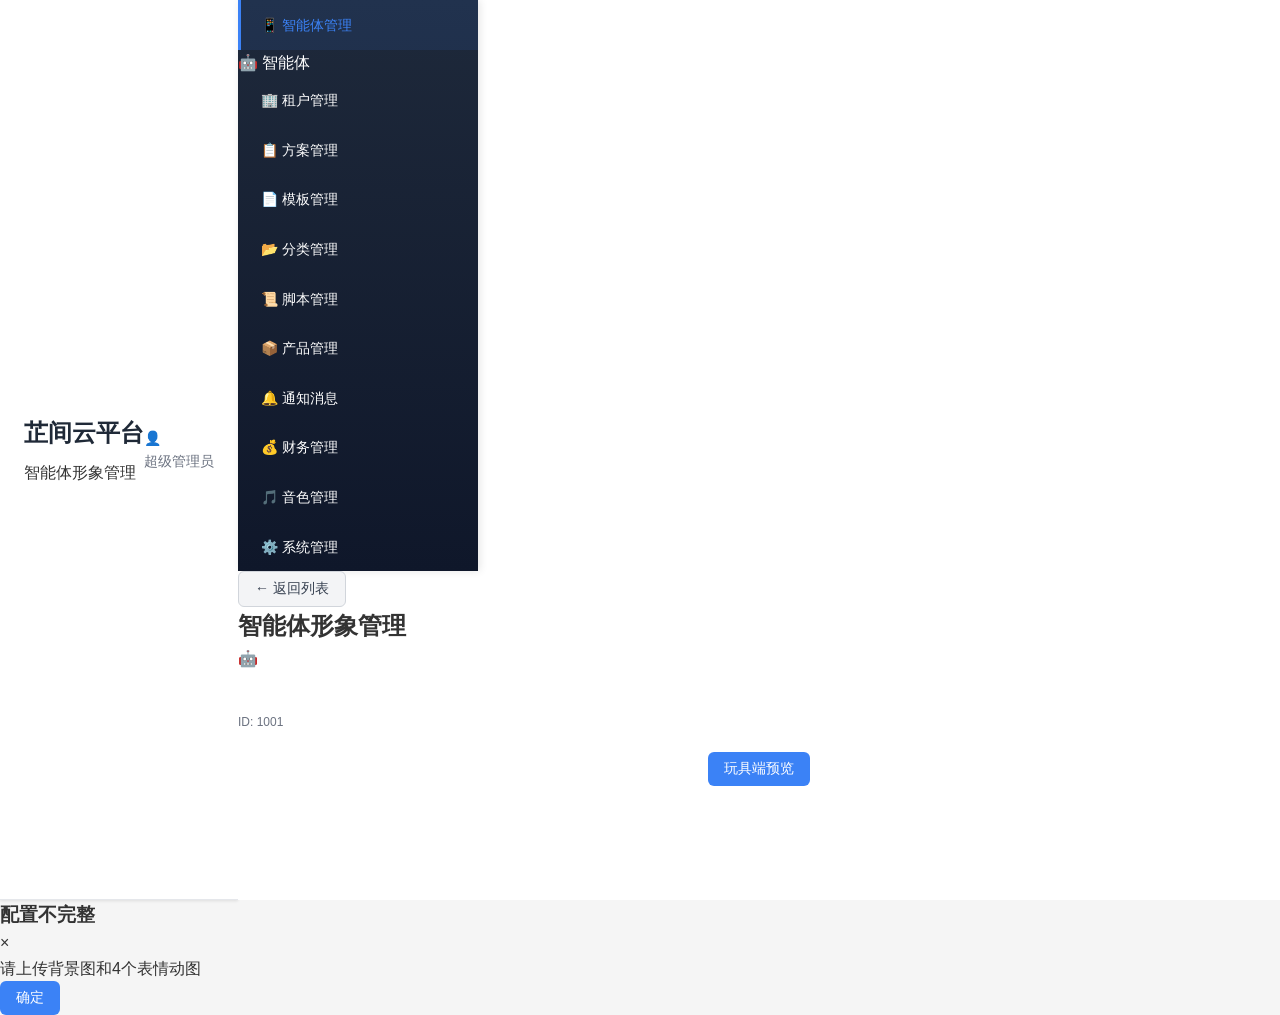
<file: image-management.html>
<!DOCTYPE html>
<html lang="zh-CN">
<head>
    <meta charset="UTF-8">
    <meta name="viewport" content="width=device-width, initial-scale=1.0">
    <title>智能体形象管理 - 芷间云平台</title>
    <link rel="stylesheet" href="styles.css">
    <link rel="stylesheet" href="image-management.css">
</head>
<body>
    <div class="container">
        <!-- 顶部导航栏 -->
        <header class="header">
            <div class="header-left">
                <h1 class="platform-name">芷间云平台</h1>
                <span class="module-name">智能体形象管理</span>
            </div>
            <div class="header-right">
                <div class="user-info">
                    <div class="avatar">👤</div>
                    <span>超级管理员</span>
                </div>
            </div>
        </header>

        <div class="main-content">
            <!-- 左侧导航栏 -->
            <nav class="sidebar">
                <div class="nav-item active">
                    <span>📱</span>
                    <span>智能体管理</span>
                </div>
                <div class="nav-sub-item active">
                    <span>🤖</span>
                    <span>智能体</span>
                </div>
                <div class="nav-item">
                    <span>🏢</span>
                    <span>租户管理</span>
                </div>
                <div class="nav-item">
                    <span>📋</span>
                    <span>方案管理</span>
                </div>
                <div class="nav-item">
                    <span>📄</span>
                    <span>模板管理</span>
                </div>
                <div class="nav-item">
                    <span>📂</span>
                    <span>分类管理</span>
                </div>
                <div class="nav-item">
                    <span>📜</span>
                    <span>脚本管理</span>
                </div>
                <div class="nav-item">
                    <span>📦</span>
                    <span>产品管理</span>
                </div>
                <div class="nav-item">
                    <span>🔔</span>
                    <span>通知消息</span>
                </div>
                <div class="nav-item">
                    <span>💰</span>
                    <span>财务管理</span>
                </div>
                <div class="nav-item">
                    <span>🎵</span>
                    <span>音色管理</span>
                </div>
                <div class="nav-item">
                    <span>⚙️</span>
                    <span>系统管理</span>
                </div>
            </nav>

            <!-- 主要内容区域 -->
            <main class="content">
                <!-- 页面标题和返回按钮 -->
                <div class="page-header">
                    <button class="btn btn-secondary" onclick="goBack()">← 返回列表</button>
                    <h2>智能体形象管理</h2>
                    <div class="agent-info-header">
                        <div class="agent-avatar">🤖</div>
                        <div class="agent-details">
                            <div class="agent-name" id="agentName">123123</div>
                            <div class="agent-id" id="agentId">ID: 1001</div>
                        </div>
                    </div>
                </div>

                <!-- 形象管理容器（动态面板） -->
                <div class="image-management-container">
                    <!-- 状态1：静态形象展示（默认） -->
                    <div class="panel-state" id="state1" data-state="static">
                        <div class="static-image-section">
                            <h3>静态形象</h3>
                            <p class="description">静态形象同步COZE平台封面，动态形象关闭时展示</p>
                            <div class="static-image-display">
                                <div class="image-preview">
                                    <img src="[data-uri]" alt="静态形象" class="static-image">
                                </div>
                                <div class="image-actions">
                                    <button class="btn btn-secondary">AI生成</button>
                                    <button class="btn btn-primary" onclick="switchToDynamic()">开启动态形象</button>
                                </div>
                            </div>
                        </div>
                    </div>

                    <!-- 状态2：动态形象关闭 -->
                    <div class="panel-state" id="state2" data-state="dynamic-off" style="display: none;">
                        <div class="dynamic-off-section">
                            <h3>动态形象管理</h3>
                            <div class="status-message">
                                <div class="status-icon">⚠️</div>
                                <p>动态形象已关闭，当前展示静态形象</p>
                            </div>
                            <div class="toggle-section">
                                <label class="toggle-label">
                                    <input type="checkbox" id="dynamicToggle" onchange="toggleDynamic()">
                                    <span class="toggle-slider"></span>
                                    开启动态形象
                                </label>
                            </div>
                        </div>
                    </div>

                    <!-- 状态3：动态形象开启（资源配置） -->
                    <div class="panel-state" id="state3" data-state="dynamic-on" style="display: none;">
                        <div class="dynamic-on-section">
                            <h3>动态形象配置</h3>
                            <p class="description">需上传背景图和4个表情动图</p>
                            
                            <!-- 背景图上传 -->
                            <div class="upload-section">
                                <h4>背景图</h4>
                                <div class="upload-area" id="backgroundUpload">
                                    <input type="file" id="backgroundFile" accept="image/*" onchange="handleBackgroundUpload(event)" style="display: none;">
                                    <div class="upload-placeholder" id="backgroundPlaceholder">
                                        <span>+</span>
                                        <p>上传背景</p>
                                    </div>
                                    <div class="upload-preview" id="backgroundPreview" style="display: none;">
                                        <img id="backgroundImage" alt="背景图">
                                        <button type="button" class="remove-btn" onclick="removeBackground()">×</button>
                                    </div>
                                </div>
                            </div>

                            <!-- 表情动图组 -->
                            <div class="expression-section">
                                <h4>表情动图</h4>
                                <div class="expression-grid">
                                    <div class="expression-item">
                                        <label>聆听表情</label>
                                        <div class="upload-area" id="listeningUpload">
                                            <input type="file" id="listeningFile" accept="image/*" onchange="handleExpressionUpload(event, 'listening')" style="display: none;">
                                            <div class="upload-placeholder" id="listeningPlaceholder">
                                                <span>+</span>
                                                <p>上传聆听</p>
                                            </div>
                                            <div class="upload-preview" id="listeningPreview" style="display: none;">
                                                <img id="listeningImage" alt="聆听表情">
                                                <button type="button" class="remove-btn" onclick="removeExpression('listening')">×</button>
                                            </div>
                                        </div>
                                    </div>
                                    
                                    <div class="expression-item">
                                        <label>回答表情</label>
                                        <div class="upload-area" id="answeringUpload">
                                            <input type="file" id="answeringFile" accept="image/*" onchange="handleExpressionUpload(event, 'answering')" style="display: none;">
                                            <div class="upload-placeholder" id="answeringPlaceholder">
                                                <span>+</span>
                                                <p>上传回答</p>
                                            </div>
                                            <div class="upload-preview" id="answeringPreview" style="display: none;">
                                                <img id="answeringImage" alt="回答表情">
                                                <button type="button" class="remove-btn" onclick="removeExpression('answering')">×</button>
                                            </div>
                                        </div>
                                    </div>
                                    
                                    <div class="expression-item">
                                        <label>待机表情</label>
                                        <div class="upload-area" id="waitingUpload">
                                            <input type="file" id="waitingFile" accept="image/*" onchange="handleExpressionUpload(event, 'waiting')" style="display: none;">
                                            <div class="upload-placeholder" id="waitingPlaceholder">
                                                <span>+</span>
                                                <p>上传待机</p>
                                            </div>
                                            <div class="upload-preview" id="waitingPreview" style="display: none;">
                                                <img id="waitingImage" alt="待机表情">
                                                <button type="button" class="remove-btn" onclick="removeExpression('waiting')">×</button>
                                            </div>
                                        </div>
                                    </div>
                                    
                                    <div class="expression-item">
                                        <label>空闲表情</label>
                                        <div class="upload-area" id="idleUpload">
                                            <input type="file" id="idleFile" accept="image/*" onchange="handleExpressionUpload(event, 'idle')" style="display: none;">
                                            <div class="upload-placeholder" id="idlePlaceholder">
                                                <span>+</span>
                                                <p>上传空闲</p>
                                            </div>
                                            <div class="upload-preview" id="idlePreview" style="display: none;">
                                                <img id="idleImage" alt="空闲表情">
                                                <button type="button" class="remove-btn" onclick="removeExpression('idle')">×</button>
                                            </div>
                                        </div>
                                    </div>
                                </div>
                            </div>

                            <!-- 保存按钮 -->
                            <div class="save-section">
                                <button class="btn btn-primary" id="saveBtn" onclick="saveDynamicConfig()" disabled>保存配置</button>
                                <button class="btn btn-secondary" onclick="switchToStatic()">关闭动态形象</button>
                            </div>
                        </div>
                    </div>
                </div>

                <!-- 预览按钮 -->
                <div class="preview-section">
                    <button class="btn btn-primary" onclick="openPreview()">玩具端预览</button>
                </div>
            </main>
        </div>
    </div>

    <!-- 错误提示模态框 -->
    <div id="errorModal" class="modal">
        <div class="modal-content">
            <div class="modal-header">
                <h3>配置不完整</h3>
                <span class="close" onclick="closeErrorModal()">&times;</span>
            </div>
            <div class="modal-body">
                <p id="errorMessage">请上传背景图和4个表情动图</p>
            </div>
            <div class="modal-footer">
                <button class="btn btn-primary" onclick="closeErrorModal()">确定</button>
            </div>
        </div>
    </div>

    <script src="image-management.js"></script>
</body>
</html>
</file>
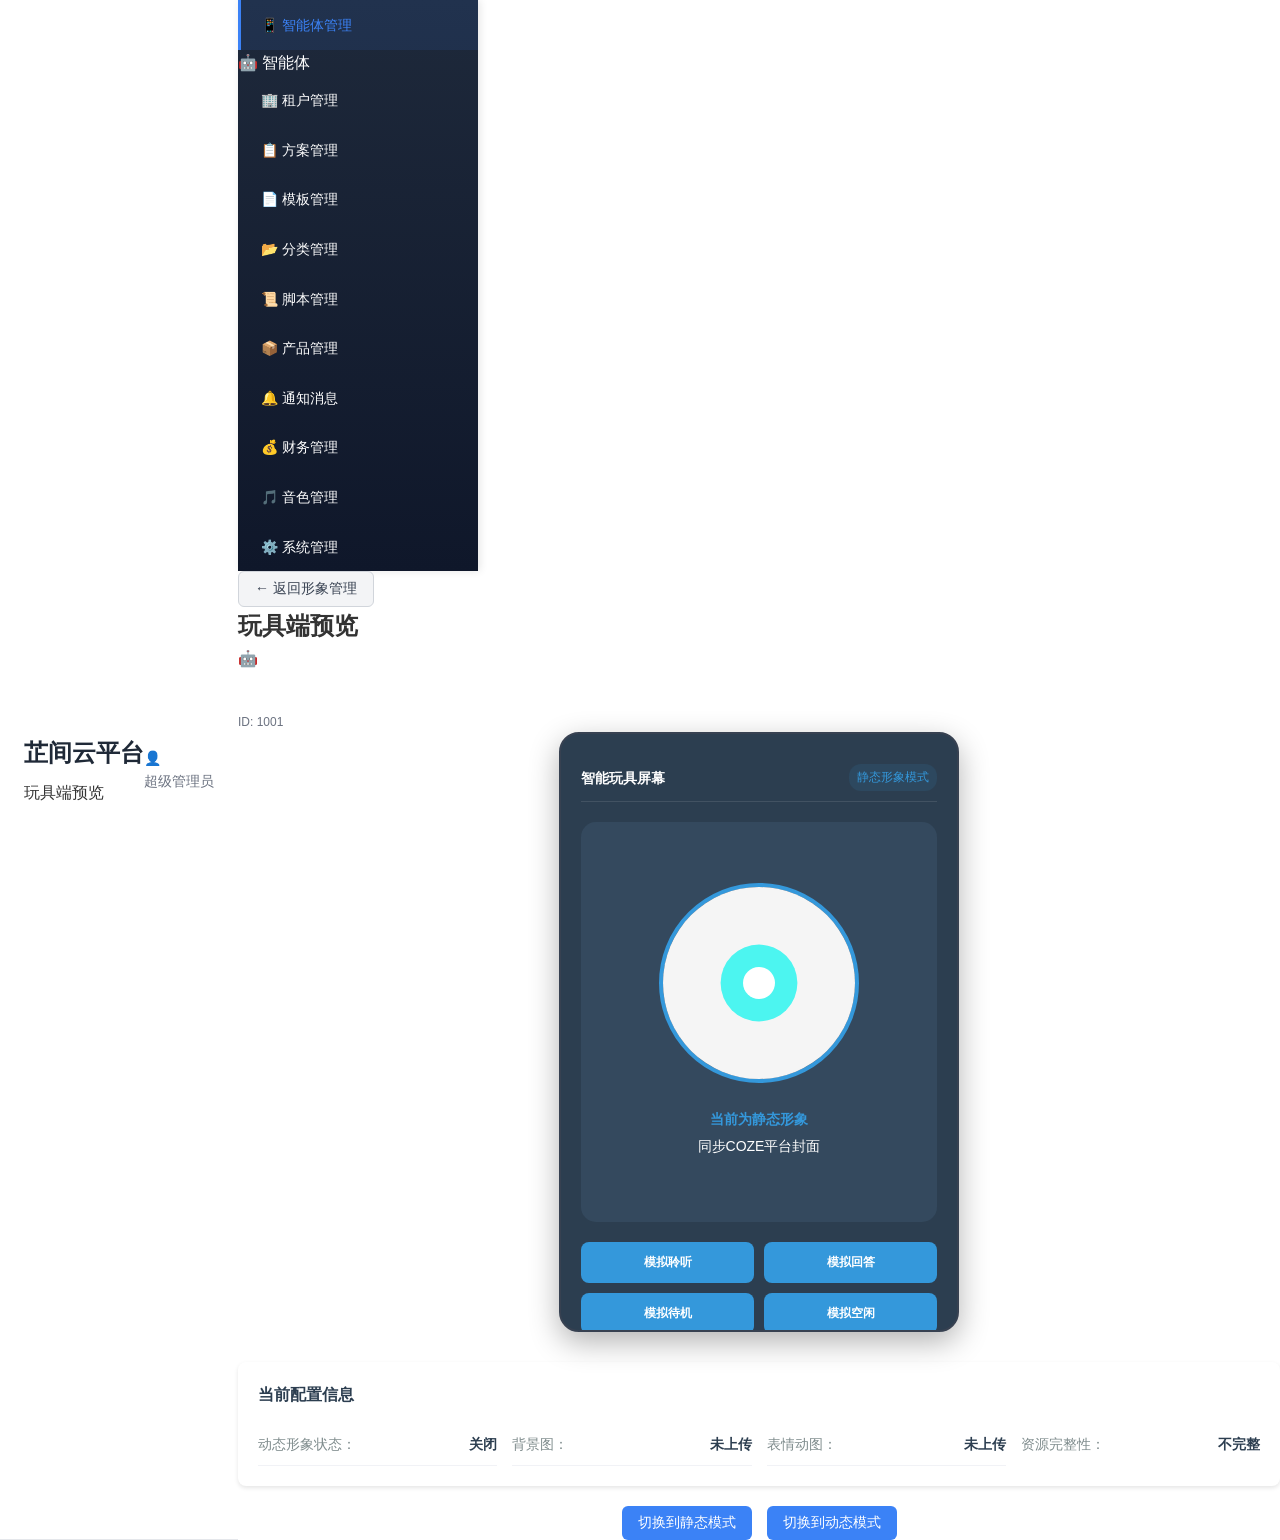
<file: preview.html>
<!DOCTYPE html>
<html lang="zh-CN">
<head>
    <meta charset="UTF-8">
    <meta name="viewport" content="width=device-width, initial-scale=1.0">
    <title>玩具端预览 - 芷间云平台</title>
    <link rel="stylesheet" href="styles.css">
    <link rel="stylesheet" href="preview.css">
</head>
<body>
    <div class="container">
        <!-- 顶部导航栏 -->
        <header class="header">
            <div class="header-left">
                <h1 class="platform-name">芷间云平台</h1>
                <span class="module-name">玩具端预览</span>
            </div>
            <div class="header-right">
                <div class="user-info">
                    <div class="avatar">👤</div>
                    <span>超级管理员</span>
                </div>
            </div>
        </header>

        <div class="main-content">
            <!-- 左侧导航栏 -->
            <nav class="sidebar">
                <div class="nav-item active">
                    <span>📱</span>
                    <span>智能体管理</span>
                </div>
                <div class="nav-sub-item active">
                    <span>🤖</span>
                    <span>智能体</span>
                </div>
                <div class="nav-item">
                    <span>🏢</span>
                    <span>租户管理</span>
                </div>
                <div class="nav-item">
                    <span>📋</span>
                    <span>方案管理</span>
                </div>
                <div class="nav-item">
                    <span>📄</span>
                    <span>模板管理</span>
                </div>
                <div class="nav-item">
                    <span>📂</span>
                    <span>分类管理</span>
                </div>
                <div class="nav-item">
                    <span>📜</span>
                    <span>脚本管理</span>
                </div>
                <div class="nav-item">
                    <span>📦</span>
                    <span>产品管理</span>
                </div>
                <div class="nav-item">
                    <span>🔔</span>
                    <span>通知消息</span>
                </div>
                <div class="nav-item">
                    <span>💰</span>
                    <span>财务管理</span>
                </div>
                <div class="nav-item">
                    <span>🎵</span>
                    <span>音色管理</span>
                </div>
                <div class="nav-item">
                    <span>⚙️</span>
                    <span>系统管理</span>
                </div>
            </nav>

            <!-- 主要内容区域 -->
            <main class="content">
                <!-- 页面标题和返回按钮 -->
                <div class="page-header">
                    <button class="btn btn-secondary" onclick="goBack()">← 返回形象管理</button>
                    <h2>玩具端预览</h2>
                    <div class="agent-info-header">
                        <div class="agent-avatar">🤖</div>
                        <div class="agent-details">
                            <div class="agent-name" id="previewAgentName">123123</div>
                            <div class="agent-id" id="previewAgentId">ID: 1001</div>
                        </div>
                    </div>
                </div>

                <!-- 玩具屏幕模拟 -->
                <div class="toy-screen-container">
                    <div class="toy-screen">
                        <div class="screen-header">
                            <div class="screen-title">智能玩具屏幕</div>
                            <div class="screen-status" id="screenStatus">静态形象模式</div>
                        </div>
                        
                        <!-- 玩具形象展示区域 -->
                        <div class="toy-display-area">
                            <div class="image-display-container" id="imageDisplay">
                                <!-- 静态形象展示 -->
                                <div class="static-display" id="staticDisplay">
                                    <img src="[data-uri]" alt="静态形象" class="toy-image">
                                    <div class="display-info">
                                        <p>当前为静态形象</p>
                                        <p>同步COZE平台封面</p>
                                    </div>
                                </div>
                                
                                <!-- 动态形象展示 -->
                                <div class="dynamic-display" id="dynamicDisplay" style="display: none;">
                                    <div class="background-layer" id="backgroundLayer">
                                        <!-- 背景图将在这里显示 -->
                                    </div>
                                    <div class="expression-layer" id="expressionLayer">
                                        <!-- 表情动图将在这里显示 -->
                                    </div>
                                    <div class="display-info">
                                        <p id="dynamicInfo">当前为动态形象</p>
                                        <p id="expressionState">聆听状态</p>
                                    </div>
                                </div>
                            </div>
                        </div>
                        
                        <!-- 玩具控制按钮 -->
                        <div class="toy-controls">
                            <div class="control-buttons">
                                <button class="control-btn" onclick="simulateListening()">模拟聆听</button>
                                <button class="control-btn" onclick="simulateAnswering()">模拟回答</button>
                                <button class="control-btn" onclick="simulateWaiting()">模拟待机</button>
                                <button class="control-btn" onclick="simulateIdle()">模拟空闲</button>
                            </div>
                        </div>
                    </div>
                </div>

                <!-- 配置信息显示 -->
                <div class="config-info">
                    <h3>当前配置信息</h3>
                    <div class="config-details">
                        <div class="config-item">
                            <span class="config-label">动态形象状态：</span>
                            <span class="config-value" id="configStatus">关闭</span>
                        </div>
                        <div class="config-item">
                            <span class="config-label">背景图：</span>
                            <span class="config-value" id="configBackground">未上传</span>
                        </div>
                        <div class="config-item">
                            <span class="config-label">表情动图：</span>
                            <span class="config-value" id="configExpressions">未上传</span>
                        </div>
                        <div class="config-item">
                            <span class="config-label">资源完整性：</span>
                            <span class="config-value" id="configCompleteness">不完整</span>
                        </div>
                    </div>
                </div>

                <!-- 切换模式按钮 -->
                <div class="mode-switch">
                    <button class="btn btn-primary" onclick="switchToStaticMode()">切换到静态模式</button>
                    <button class="btn btn-primary" onclick="switchToDynamicMode()">切换到动态模式</button>
                </div>
            </main>
        </div>
    </div>

    <script src="preview.js"></script>
</body>
</html>
</file>
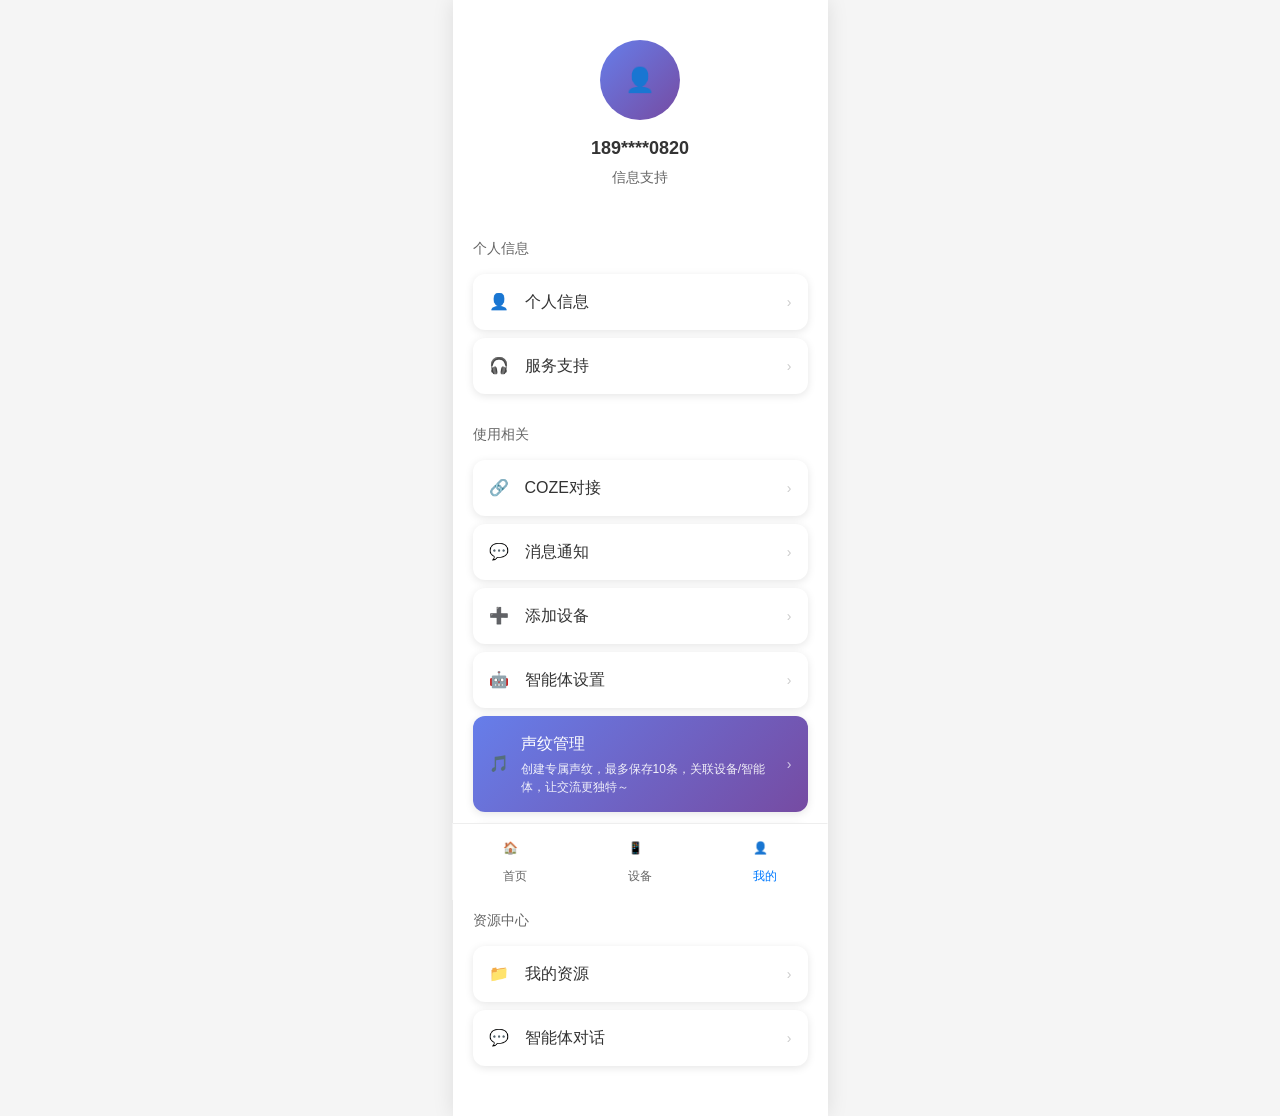
<file: voiceprint-demo.html>
<!DOCTYPE html>
<html lang="zh-CN">
<head>
    <meta charset="UTF-8">
    <meta name="viewport" content="width=device-width, initial-scale=1.0">
    <title>AI智伴助手 - 声纹管理</title>
    <style>
        * {
            margin: 0;
            padding: 0;
            box-sizing: border-box;
        }

        body {
            font-family: -apple-system, BlinkMacSystemFont, 'Segoe UI', Roboto, sans-serif;
            background: #f5f5f5;
            color: #333;
            line-height: 1.5;
        }

        .container {
            max-width: 375px;
            margin: 0 auto;
            background: #fff;
            min-height: 100vh;
            position: relative;
            box-shadow: 0 0 20px rgba(0,0,0,0.1);
        }

        .page {
            display: none;
            padding: 20px;
            min-height: 100vh;
        }

        .page.active {
            display: block;
        }

        /* 通用组件 */
        .header {
            display: flex;
            align-items: center;
            justify-content: space-between;
            margin-bottom: 20px;
            padding-bottom: 15px;
            border-bottom: 1px solid #eee;
        }

        .header h1 {
            font-size: 18px;
            font-weight: 600;
        }

        .back-btn {
            background: none;
            border: none;
            font-size: 16px;
            color: #666;
            cursor: pointer;
            padding: 5px;
        }

        .back-btn:hover {
            color: #007AFF;
        }

        .btn {
            padding: 12px 24px;
            border: none;
            border-radius: 8px;
            font-size: 16px;
            cursor: pointer;
            transition: all 0.3s ease;
            font-weight: 500;
        }

        .btn-primary {
            background: linear-gradient(135deg, #007AFF, #5856D6);
            color: white;
        }

        .btn-primary:hover {
            transform: translateY(-2px);
            box-shadow: 0 8px 20px rgba(0,122,255,0.3);
        }

        .btn-secondary {
            background: #f8f9fa;
            color: #666;
            border: 1px solid #ddd;
        }

        .btn-secondary:hover {
            background: #e9ecef;
        }

        .btn-danger {
            background: #FF3B30;
            color: white;
        }

        .btn-danger:hover {
            background: #d70015;
        }

        .card {
            background: white;
            border-radius: 12px;
            padding: 16px;
            margin-bottom: 12px;
            box-shadow: 0 2px 8px rgba(0,0,0,0.1);
            transition: all 0.3s ease;
            cursor: pointer;
        }

        .card:hover {
            transform: translateY(-2px);
            box-shadow: 0 8px 20px rgba(0,0,0,0.15);
        }

        /* 我的页面 */
        .profile-header {
            text-align: center;
            padding: 20px 0;
            margin-bottom: 30px;
        }

        .avatar {
            width: 80px;
            height: 80px;
            border-radius: 50%;
            background: linear-gradient(135deg, #667eea, #764ba2);
            display: flex;
            align-items: center;
            justify-content: center;
            margin: 0 auto 15px;
            color: white;
            font-size: 24px;
        }

        .phone-number {
            font-size: 18px;
            font-weight: 600;
            margin-bottom: 5px;
        }

        .info-support {
            color: #666;
            font-size: 14px;
        }

        .menu-section {
            margin-bottom: 30px;
        }

        .section-title {
            font-size: 14px;
            color: #666;
            margin-bottom: 15px;
            font-weight: 500;
        }

        .menu-item {
            display: flex;
            align-items: center;
            justify-content: space-between;
            padding: 16px;
            background: white;
            border-radius: 12px;
            margin-bottom: 8px;
            box-shadow: 0 2px 8px rgba(0,0,0,0.1);
            cursor: pointer;
            transition: all 0.3s ease;
        }

        .menu-item:hover {
            transform: translateY(-1px);
            box-shadow: 0 4px 12px rgba(0,0,0,0.15);
        }

        .menu-item-left {
            display: flex;
            align-items: center;
        }

        .menu-icon {
            width: 24px;
            height: 24px;
            margin-right: 12px;
            color: #007AFF;
        }

        .arrow-right {
            color: #ccc;
            font-size: 14px;
        }

        /* 声纹管理特殊卡片 */
        .voiceprint-card {
            background: linear-gradient(135deg, #667eea, #764ba2);
            color: white;
            margin-bottom: 12px;
        }

        .voiceprint-card .menu-icon {
            color: white;
        }

        .voiceprint-card .arrow-right {
            color: rgba(255,255,255,0.7);
        }

        .voiceprint-desc {
            font-size: 12px;
            opacity: 0.9;
            margin-top: 4px;
        }

        /* 声纹列表页 */
        .stats-bar {
            background: #f8f9fa;
            padding: 12px 16px;
            border-radius: 8px;
            margin-bottom: 20px;
            display: flex;
            justify-content: space-between;
            align-items: center;
        }

        .stats-text {
            font-size: 14px;
            color: #666;
        }

        .voiceprint-item {
            background: white;
            border-radius: 12px;
            padding: 16px;
            margin-bottom: 12px;
            box-shadow: 0 2px 8px rgba(0,0,0,0.1);
            position: relative;
            transition: all 0.3s ease;
        }

        .voiceprint-item:hover {
            transform: translateY(-2px);
            box-shadow: 0 8px 20px rgba(0,0,0,0.15);
        }

        .voiceprint-item:hover .delete-btn {
            opacity: 1;
        }

        .voiceprint-name {
            font-size: 16px;
            font-weight: 600;
            margin-bottom: 8px;
        }

        .voiceprint-meta {
            display: flex;
            justify-content: space-between;
            align-items: center;
            font-size: 12px;
            color: #666;
        }

        .voiceprint-role {
            font-size: 11px;
            color: #007AFF;
            margin-top: 4px;
            background: #e3f2fd;
            padding: 2px 6px;
            border-radius: 4px;
            display: inline-block;
        }

        .default-badge {
            background: #007AFF;
            color: white;
            padding: 2px 8px;
            border-radius: 12px;
            font-size: 10px;
        }

        .delete-btn {
            position: absolute;
            top: 12px;
            right: 12px;
            background: #FF3B30;
            color: white;
            border: none;
            border-radius: 6px;
            padding: 4px 8px;
            font-size: 12px;
            cursor: pointer;
            opacity: 0;
            transition: all 0.3s ease;
        }

        /* 声纹采集流程 */
        .step-container {
            text-align: center;
            padding: 40px 20px;
        }

        .step-title {
            font-size: 20px;
            font-weight: 600;
            margin-bottom: 16px;
            color: #333;
        }

        .step-desc {
            font-size: 14px;
            color: #666;
            margin-bottom: 30px;
            line-height: 1.6;
        }

        .sample-text {
            background: #f8f9fa;
            padding: 20px;
            border-radius: 12px;
            margin: 20px 0;
            font-size: 16px;
            line-height: 1.6;
            border-left: 4px solid #007AFF;
        }

        .recording-area {
            padding: 40px 20px;
            text-align: center;
        }

        .wave-animation {
            display: flex;
            justify-content: center;
            align-items: center;
            height: 100px;
            margin: 30px 0;
        }

        .wave-bar {
            width: 4px;
            height: 20px;
            background: #007AFF;
            margin: 0 2px;
            border-radius: 2px;
            animation: wave 1s ease-in-out infinite;
        }

        .wave-bar:nth-child(2) { animation-delay: 0.1s; }
        .wave-bar:nth-child(3) { animation-delay: 0.2s; }
        .wave-bar:nth-child(4) { animation-delay: 0.3s; }
        .wave-bar:nth-child(5) { animation-delay: 0.4s; }

        @keyframes wave {
            0%, 100% { height: 20px; }
            50% { height: 60px; }
        }

        .progress-text {
            font-size: 18px;
            font-weight: 600;
            color: #007AFF;
            margin-bottom: 20px;
        }

        .input-group {
            margin: 20px 0;
            text-align: left;
        }

        .input-label {
            display: block;
            font-size: 14px;
            font-weight: 500;
            margin-bottom: 8px;
            color: #333;
        }

        .input-field {
            width: 100%;
            padding: 12px 16px;
            border: 2px solid #e9ecef;
            border-radius: 8px;
            font-size: 16px;
            transition: border-color 0.3s ease;
        }

        .input-field:focus {
            outline: none;
            border-color: #007AFF;
        }

        .quick-link {
            color: #007AFF;
            font-size: 14px;
            text-decoration: none;
            margin-top: 10px;
            display: inline-block;
        }

        /* 声纹详情页 */
        .detail-header {
            text-align: center;
            padding: 20px 0;
            border-bottom: 1px solid #eee;
            margin-bottom: 30px;
        }

        .detail-name {
            font-size: 20px;
            font-weight: 600;
            margin-bottom: 10px;
        }

        .edit-name-btn {
            background: none;
            border: 1px solid #007AFF;
            color: #007AFF;
            padding: 6px 12px;
            border-radius: 6px;
            font-size: 12px;
            cursor: pointer;
        }

        /* 角色信息卡片 */
        .role-info-card {
            background: white;
            border-radius: 12px;
            padding: 20px;
            margin-bottom: 30px;
            box-shadow: 0 2px 8px rgba(0,0,0,0.1);
            border: 2px solid #e3f2fd;
        }

        .role-header {
            display: flex;
            justify-content: space-between;
            align-items: center;
            margin-bottom: 16px;
            padding-bottom: 12px;
            border-bottom: 1px solid #f0f0f0;
        }

        .role-header h3 {
            font-size: 16px;
            font-weight: 600;
            color: #333;
            margin: 0;
        }

        .edit-role-btn {
            background: none;
            border: 1px solid #007AFF;
            color: #007AFF;
            padding: 4px 12px;
            border-radius: 6px;
            font-size: 12px;
            cursor: pointer;
            transition: all 0.3s ease;
        }

        .edit-role-btn:hover {
            background: #007AFF;
            color: white;
        }

        .role-details {
            display: grid;
            grid-template-columns: 1fr 1fr;
            gap: 12px;
        }

        .role-item {
            display: flex;
            align-items: center;
            font-size: 14px;
        }

        .role-label {
            color: #666;
            font-weight: 500;
            min-width: 50px;
        }

        .role-value {
            color: #333;
            font-weight: 600;
            background: #f8f9fa;
            padding: 4px 8px;
            border-radius: 6px;
        }

        .status-overview {
            background: #f8f9fa;
            padding: 16px;
            border-radius: 12px;
            margin-bottom: 30px;
        }

        .status-item {
            display: flex;
            justify-content: space-between;
            margin-bottom: 8px;
            font-size: 14px;
        }

        .status-item:last-child {
            margin-bottom: 0;
        }

        .association-section {
            margin-bottom: 30px;
        }

        .section-header {
            display: flex;
            justify-content: space-between;
            align-items: center;
            margin-bottom: 15px;
        }

        .section-header h3 {
            font-size: 16px;
            font-weight: 600;
        }

        .select-all-btn {
            background: none;
            border: none;
            color: #007AFF;
            font-size: 14px;
            cursor: pointer;
        }

        .checkbox-list {
            background: white;
            border-radius: 12px;
            overflow: hidden;
            box-shadow: 0 2px 8px rgba(0,0,0,0.1);
        }

        .checkbox-item {
            display: flex;
            align-items: center;
            padding: 16px;
            border-bottom: 1px solid #f0f0f0;
        }

        .checkbox-item:last-child {
            border-bottom: none;
        }

        .checkbox-item input[type="checkbox"] {
            margin-right: 12px;
            transform: scale(1.2);
        }

        .checkbox-item label {
            flex: 1;
            font-size: 14px;
            cursor: pointer;
        }

        /* 对话页面 */
        .chat-container {
            display: flex;
            flex-direction: column;
            height: 100vh;
        }

        .chat-header {
            background: white;
            padding: 15px 20px;
            border-bottom: 1px solid #eee;
            display: flex;
            align-items: center;
            justify-content: space-between;
        }

        .chat-title {
            font-size: 16px;
            font-weight: 600;
        }

        .voiceprint-toggle {
            background: linear-gradient(135deg, #667eea, #764ba2);
            color: white;
            border: none;
            border-radius: 20px;
            padding: 8px 16px;
            font-size: 12px;
            cursor: pointer;
            display: flex;
            align-items: center;
            gap: 6px;
        }

        .chat-messages {
            flex: 1;
            padding: 20px;
            overflow-y: auto;
        }

        .message {
            margin-bottom: 16px;
            display: flex;
            align-items: flex-start;
        }

        .message.user {
            justify-content: flex-end;
        }

        .message-bubble {
            max-width: 70%;
            padding: 12px 16px;
            border-radius: 18px;
            font-size: 14px;
            line-height: 1.4;
        }

        .message.user .message-bubble {
            background: #007AFF;
            color: white;
        }

        .message.assistant .message-bubble {
            background: #f0f0f0;
            color: #333;
        }

        .chat-input {
            background: white;
            padding: 15px 20px;
            border-top: 1px solid #eee;
            display: flex;
            align-items: center;
            gap: 10px;
        }

        .chat-input input {
            flex: 1;
            padding: 10px 15px;
            border: 1px solid #ddd;
            border-radius: 20px;
            font-size: 14px;
        }

        .send-btn {
            background: #007AFF;
            color: white;
            border: none;
            border-radius: 50%;
            width: 40px;
            height: 40px;
            cursor: pointer;
            display: flex;
            align-items: center;
            justify-content: center;
        }

        /* 弹窗 */
        .modal {
            display: none;
            position: fixed;
            top: 0;
            left: 0;
            width: 100%;
            height: 100%;
            background: rgba(0,0,0,0.5);
            z-index: 1000;
            align-items: center;
            justify-content: center;
        }

        .modal.active {
            display: flex;
        }

        .modal-content {
            background: white;
            border-radius: 12px;
            padding: 24px;
            max-width: 320px;
            width: 90%;
            text-align: center;
        }

        .modal-title {
            font-size: 16px;
            font-weight: 600;
            margin-bottom: 12px;
        }

        .modal-text {
            font-size: 14px;
            color: #666;
            margin-bottom: 20px;
            line-height: 1.5;
        }

        .modal-buttons {
            display: flex;
            gap: 12px;
            justify-content: center;
        }

        .modal-btn {
            padding: 10px 20px;
            border: none;
            border-radius: 8px;
            font-size: 14px;
            cursor: pointer;
            min-width: 80px;
        }

        .modal-btn.primary {
            background: #007AFF;
            color: white;
        }

        .modal-btn.secondary {
            background: #f8f9fa;
            color: #666;
            border: 1px solid #ddd;
        }

        /* 声纹选择面板 */
        .voiceprint-selector {
            max-height: 300px;
            overflow-y: auto;
        }

        .voiceprint-option {
            display: flex;
            align-items: center;
            justify-content: space-between;
            padding: 12px;
            border-bottom: 1px solid #f0f0f0;
            cursor: pointer;
            transition: background 0.3s ease;
        }

        .voiceprint-option:hover {
            background: #f8f9fa;
        }

        .voiceprint-option.selected {
            background: #e3f2fd;
            color: #007AFF;
        }

        .voiceprint-option:last-child {
            border-bottom: none;
        }

        /* 底部导航 */
        .bottom-nav {
            position: fixed;
            bottom: 0;
            left: 50%;
            transform: translateX(-50%);
            max-width: 375px;
            width: 100%;
            background: white;
            border-top: 1px solid #eee;
            display: flex;
            justify-content: space-around;
            padding: 10px 0;
        }

        .nav-item {
            display: flex;
            flex-direction: column;
            align-items: center;
            text-decoration: none;
            color: #666;
            font-size: 12px;
            padding: 5px;
            transition: color 0.3s ease;
        }

        .nav-item.active {
            color: #007AFF;
        }

        .nav-icon {
            width: 24px;
            height: 24px;
            margin-bottom: 4px;
        }

        /* 响应式 */
        @media (max-width: 375px) {
            .container {
                max-width: 100%;
            }
        }

        /* 动画 */
        .fade-in {
            animation: fadeIn 0.3s ease-in-out;
        }

        @keyframes fadeIn {
            from { opacity: 0; transform: translateY(20px); }
            to { opacity: 1; transform: translateY(0); }
        }

        .slide-in {
            animation: slideIn 0.3s ease-in-out;
        }

        @keyframes slideIn {
            from { transform: translateX(100%); }
            to { transform: translateX(0); }
        }
    </style>
</head>
<body>
    <div class="container">
        <!-- 我的页面 -->
        <div id="myPage" class="page active">
            <div class="profile-header">
                <div class="avatar">👤</div>
                <div class="phone-number">189****0820</div>
                <div class="info-support">信息支持</div>
            </div>

            <div class="menu-section">
                <div class="section-title">个人信息</div>
                <div class="menu-item" onclick="showPage('personalInfo')">
                    <div class="menu-item-left">
                        <div class="menu-icon">👤</div>
                        <div>个人信息</div>
                    </div>
                    <div class="arrow-right">›</div>
                </div>
                <div class="menu-item" onclick="showPage('serviceSupport')">
                    <div class="menu-item-left">
                        <div class="menu-icon">🎧</div>
                        <div>服务支持</div>
                    </div>
                    <div class="arrow-right">›</div>
                </div>
            </div>

            <div class="menu-section">
                <div class="section-title">使用相关</div>
                <div class="menu-item" onclick="showPage('cozeConnect')">
                    <div class="menu-item-left">
                        <div class="menu-icon">🔗</div>
                        <div>COZE对接</div>
                    </div>
                    <div class="arrow-right">›</div>
                </div>
                <div class="menu-item" onclick="showPage('notifications')">
                    <div class="menu-item-left">
                        <div class="menu-icon">💬</div>
                        <div>消息通知</div>
                    </div>
                    <div class="arrow-right">›</div>
                </div>
                <div class="menu-item" onclick="showPage('addDevice')">
                    <div class="menu-item-left">
                        <div class="menu-icon">➕</div>
                        <div>添加设备</div>
                    </div>
                    <div class="arrow-right">›</div>
                </div>
                <div class="menu-item" onclick="showPage('aiSettings')">
                    <div class="menu-item-left">
                        <div class="menu-icon">🤖</div>
                        <div>智能体设置</div>
                    </div>
                    <div class="arrow-right">›</div>
                </div>
                <!-- 声纹管理入口 -->
                <div class="menu-item voiceprint-card" onclick="showPage('voiceprintList')">
                    <div class="menu-item-left">
                        <div class="menu-icon">🎵</div>
                        <div>
                            <div>声纹管理</div>
                            <div class="voiceprint-desc">创建专属声纹，最多保存10条，关联设备/智能体，让交流更独特～</div>
                        </div>
                    </div>
                    <div class="arrow-right">›</div>
                </div>
                <div class="menu-item" onclick="showPage('aboutUs')">
                    <div class="menu-item-left">
                        <div class="menu-icon">ℹ️</div>
                        <div>关于我们</div>
                    </div>
                    <div class="arrow-right">›</div>
                </div>
            </div>

            <div class="menu-section">
                <div class="section-title">资源中心</div>
                <div class="menu-item" onclick="showPage('myResources')">
                    <div class="menu-item-left">
                        <div class="menu-icon">📁</div>
                        <div>我的资源</div>
                    </div>
                    <div class="arrow-right">›</div>
                </div>
            </div>
        </div>

        <!-- 声纹组列表页 -->
        <div id="voiceprintList" class="page">
            <div class="header">
                <button class="back-btn" onclick="showPage('myPage')">‹ 返回</button>
                <h1>声纹组管理</h1>
                <div></div>
            </div>

            <div class="stats-bar">
                <span class="stats-text">已采集 <span id="voiceprintCount">2</span>/10 条</span>
                <button class="btn btn-primary" onclick="checkAndCreateVoiceprint()">新建声纹</button>
            </div>

            <div id="voiceprintListContainer">
                <!-- 声纹列表项将通过 JavaScript 动态生成 -->
            </div>
        </div>

        <!-- 声纹采集流程页 -->
        <div id="voiceprintCollection" class="page">
            <div class="header">
                <button class="back-btn" onclick="showPage('voiceprintList')">‹ 返回</button>
                <h1>声纹采集</h1>
                <div></div>
            </div>

            <!-- 步骤1：准备引导 -->
            <div id="step1" class="step-container">
                <div class="step-title">开始采集你的专属声纹</div>
                <div class="step-desc">请在安静环境下，保持10cm距离，朗读下方内容～</div>
                <div class="sample-text" id="sampleText">
                    "你好呀，智能生活因你而独特，试试用不同语气朗读吧～"
                </div>
                <button class="btn btn-primary" onclick="startRecording()">开始录制</button>
                <button class="btn btn-secondary" onclick="changeSampleText()" style="margin-left: 10px;">换个文本</button>
            </div>

            <!-- 步骤2：录制与分析 -->
            <div id="step2" class="step-container" style="display: none;">
                <div class="step-title">正在录制声纹</div>
                <div class="step-desc">请保持安静，清晰朗读～</div>
                <div class="wave-animation">
                    <div class="wave-bar"></div>
                    <div class="wave-bar"></div>
                    <div class="wave-bar"></div>
                    <div class="wave-bar"></div>
                    <div class="wave-bar"></div>
                </div>
                <div class="progress-text" id="recordProgress">录制中... 00:00/00:10</div>
                <button class="btn btn-secondary" onclick="resetRecording()">重新录制</button>
            </div>

            <!-- 步骤3：特征处理与命名 -->
            <div id="step3" class="step-container" style="display: none;">
                <div class="step-title">声纹特征已采集</div>
                <div class="step-desc">为它起个名字并设置角色信息吧～</div>
                <div class="input-group">
                    <label class="input-label">声纹名称</label>
                    <input type="text" class="input-field" id="voiceprintName" placeholder="请输入2-10个字符" maxlength="10">
                </div>
                <div class="input-group">
                    <label class="input-label">角色称呼</label>
                    <input type="text" class="input-field" id="roleNickname" placeholder="如：小明、李老师、妈妈等" maxlength="10">
                </div>
                <div class="input-group">
                    <label class="input-label">年龄</label>
                    <input type="number" class="input-field" id="roleAge" placeholder="请输入年龄" min="1" max="120">
                </div>
                <div class="input-group">
                    <label class="input-label">性别</label>
                    <select class="input-field" id="roleGender">
                        <option value="">请选择性别</option>
                        <option value="male">男</option>
                        <option value="female">女</option>
                        <option value="other">其他</option>
                    </select>
                </div>
                <div class="input-group">
                    <label class="input-label">性格特点</label>
                    <input type="text" class="input-field" id="rolePersonality" placeholder="如：活泼开朗、温和亲切等" maxlength="20">
                </div>
                <a href="#" class="quick-link" onclick="showPage('voiceprintDetail', {isNew: true})">提前关联设备/智能体？</a>
                <div style="margin-top: 30px;">
                    <button class="btn btn-primary" onclick="completeCollection()">完成采集</button>
                </div>
            </div>
        </div>

        <!-- 声纹详情-关联设置页 -->
        <div id="voiceprintDetail" class="page">
            <div class="header">
                <button class="back-btn" onclick="goBackFromDetail()">‹ 返回</button>
                <h1>声纹详情</h1>
                <div></div>
            </div>

            <div class="detail-header">
                <div class="detail-name" id="detailVoiceprintName">我的声纹</div>
                <button class="edit-name-btn" onclick="editVoiceprintName()">编辑名称</button>
            </div>

            <!-- 角色信息卡片 -->
            <div class="role-info-card">
                <div class="role-header">
                    <h3>角色信息</h3>
                    <button class="edit-role-btn" onclick="editRoleInfo()">编辑</button>
                </div>
                <div class="role-details" id="roleDetails">
                    <div class="role-item">
                        <span class="role-label">称呼：</span>
                        <span class="role-value" id="displayNickname">小明</span>
                    </div>
                    <div class="role-item">
                        <span class="role-label">年龄：</span>
                        <span class="role-value" id="displayAge">28岁</span>
                    </div>
                    <div class="role-item">
                        <span class="role-label">性别：</span>
                        <span class="role-value" id="displayGender">男</span>
                    </div>
                    <div class="role-item">
                        <span class="role-label">性格：</span>
                        <span class="role-value" id="displayPersonality">活泼开朗</span>
                    </div>
                </div>
            </div>

            <div class="status-overview">
                <div class="status-item">
                    <span>设备关联</span>
                    <span id="deviceCount">已关联 1 台设备</span>
                </div>
                <div class="status-item">
                    <span>智能体关联</span>
                    <span id="agentCount">已关联 2 个智能体</span>
                </div>
            </div>

            <div class="association-section">
                <div class="section-header">
                    <h3>设备关联</h3>
                    <button class="select-all-btn" onclick="toggleSelectAll('devices')">全选/反选</button>
                </div>
                <div class="checkbox-list">
                    <div class="checkbox-item">
                        <input type="checkbox" id="device1" checked>
                        <label for="device1">AI开发套件2.0</label>
                    </div>
                    <div class="checkbox-item">
                        <input type="checkbox" id="device2">
                        <label for="device2">智能音箱Pro</label>
                    </div>
                    <div class="checkbox-item">
                        <input type="checkbox" id="device3">
                        <label for="device3">车载助手</label>
                    </div>
                </div>
            </div>

            <div class="association-section">
                <div class="section-header">
                    <h3>智能体关联</h3>
                    <button class="select-all-btn" onclick="toggleSelectAll('agents')">全选/反选</button>
                </div>
                <div class="checkbox-list">
                    <div class="checkbox-item">
                        <input type="checkbox" id="agent1" checked>
                        <label for="agent1">圣诞老人</label>
                    </div>
                    <div class="checkbox-item">
                        <input type="checkbox" id="agent2" checked>
                        <label for="agent2">生活助手</label>
                    </div>
                    <div class="checkbox-item">
                        <input type="checkbox" id="agent3">
                        <label for="agent3">学习伙伴</label>
                    </div>
                </div>
            </div>

            <div style="text-align: center; margin-top: 30px;">
                <button class="btn btn-primary" onclick="saveAssociations()">保存关联</button>
            </div>
        </div>

        <!-- 对话页面 -->
        <div id="chatPage" class="page">
            <div class="chat-container">
                <div class="chat-header">
                    <button class="back-btn" onclick="showPage('myPage')">‹</button>
                    <div class="chat-title">圣诞老人</div>
                    <button class="voiceprint-toggle" onclick="showVoiceprintSelector()">
                        🎵 声纹选择
                    </button>
                </div>

                <div class="chat-messages" id="chatMessages">
                    <div class="message assistant">
                        <div class="message-bubble">
                            Ho ho ho! 你好！我是圣诞老人，很高兴见到你！有什么想聊的吗？
                        </div>
                    </div>
                </div>

                <div class="chat-input">
                    <input type="text" id="messageInput" placeholder="输入消息..." onkeypress="handleEnter(event)">
                    <button class="send-btn" onclick="sendMessage()">
                        ➤
                    </button>
                </div>
            </div>
        </div>
    </div>

    <!-- 底部导航 -->
    <div class="bottom-nav">
        <a href="#" class="nav-item" onclick="showPage('homePage')">
            <div class="nav-icon">🏠</div>
            <div>首页</div>
        </a>
        <a href="#" class="nav-item" onclick="showPage('devicesPage')">
            <div class="nav-icon">📱</div>
            <div>设备</div>
        </a>
        <a href="#" class="nav-item active" onclick="showPage('myPage')">
            <div class="nav-icon">👤</div>
            <div>我的</div>
        </a>
    </div>

    <!-- 弹窗 -->
    <div id="confirmModal" class="modal">
        <div class="modal-content">
            <div class="modal-title" id="modalTitle">确认操作</div>
            <div class="modal-text" id="modalText">确定要执行此操作吗？</div>
            <div class="modal-buttons">
                <button class="modal-btn secondary" onclick="closeModal()">取消</button>
                <button class="modal-btn primary" id="confirmBtn" onclick="confirmAction()">确定</button>
            </div>
        </div>
    </div>

    <!-- 声纹选择弹窗 -->
    <div id="voiceprintModal" class="modal">
        <div class="modal-content">
            <div class="modal-title">选择本次对话声纹</div>
            <div class="voiceprint-selector" id="voiceprintSelector">
                <!-- 声纹选项将通过 JavaScript 动态生成 -->
            </div>
            <div class="modal-buttons">
                <button class="modal-btn secondary" onclick="closeVoiceprintModal()">取消</button>
                <button class="modal-btn primary" onclick="confirmVoiceprintSelection()">确认使用</button>
            </div>
        </div>
    </div>

    <!-- 角色信息编辑弹窗 -->
    <div id="roleEditModal" class="modal">
        <div class="modal-content" style="max-width: 400px;">
            <div class="modal-title">编辑角色信息</div>
            <div class="input-group">
                <label class="input-label">角色称呼</label>
                <input type="text" class="input-field" id="editRoleNickname" placeholder="如：小明、李老师、妈妈等" maxlength="10">
            </div>
            <div class="input-group">
                <label class="input-label">年龄</label>
                <input type="number" class="input-field" id="editRoleAge" placeholder="请输入年龄" min="1" max="120">
            </div>
            <div class="input-group">
                <label class="input-label">性别</label>
                <select class="input-field" id="editRoleGender">
                    <option value="">请选择性别</option>
                    <option value="male">男</option>
                    <option value="female">女</option>
                    <option value="other">其他</option>
                </select>
            </div>
            <div class="input-group">
                <label class="input-label">性格特点</label>
                <input type="text" class="input-field" id="editRolePersonality" placeholder="如：活泼开朗、温和亲切等" maxlength="20">
            </div>
            <div class="modal-buttons">
                <button class="modal-btn secondary" onclick="closeRoleEditModal()">取消</button>
                <button class="modal-btn primary" onclick="saveRoleInfo()">保存</button>
            </div>
        </div>
    </div>

    <script>
        // 全局变量
        let currentPage = 'myPage';
        let voiceprints = [
            {
                id: 1,
                name: '日常声纹',
                createTime: '2024-01-15',
                isDefault: true,
                deviceCount: 1,
                agentCount: 2,
                roleInfo: {
                    nickname: '小明',
                    age: 28,
                    gender: 'male',
                    personality: '活泼开朗'
                }
            },
            {
                id: 2,
                name: '工作声纹',
                createTime: '2024-01-10',
                isDefault: false,
                deviceCount: 0,
                agentCount: 1,
                roleInfo: {
                    nickname: '李经理',
                    age: 35,
                    gender: 'male',
                    personality: '专业严谨'
                }
            }
        ];
        let selectedVoiceprint = 1;
        let recordingTimer = null;
        let recordingTime = 0;
        let pendingAction = null;
        let currentDetailId = null;

        // 示例文本库
        const sampleTexts = [
            "你好呀，智能生活因你而独特，试试用不同语气朗读吧～",
            "今天天气真不错，让我们一起享受美好的时光！",
            "科技改变生活，AI让世界更加精彩纷呈。",
            "春天来了，花儿开了，鸟儿在枝头歌唱。",
            "读书破万卷，下笔如有神，知识就是力量。"
        ];
        let currentTextIndex = 0;

        // 页面切换
        function showPage(pageId, params = {}) {
            // 隐藏所有页面
            document.querySelectorAll('.page').forEach(page => {
                page.classList.remove('active');
            });
            
            // 显示目标页面
            const targetPage = document.getElementById(pageId);
            if (targetPage) {
                targetPage.classList.add('active');
                targetPage.classList.add('fade-in');
                currentPage = pageId;
                
                // 页面特殊处理
                if (pageId === 'voiceprintList') {
                    renderVoiceprintList();
                } else if (pageId === 'voiceprintDetail') {
                    if (params.id) {
                        currentDetailId = params.id;
                        loadVoiceprintDetail(params.id);
                    }
                } else if (pageId === 'chatPage') {
                    updateChatVoiceprintStatus();
                }
                
                // 更新底部导航状态
                updateBottomNav(pageId);
            }
        }

        // 更新底部导航状态
        function updateBottomNav(activePageId) {
            document.querySelectorAll('.nav-item').forEach(item => {
                item.classList.remove('active');
            });
            
            // 根据页面设置对应的导航项为活跃状态
            if (activePageId === 'myPage' || activePageId.includes('voiceprint') || activePageId === 'chatPage') {
                document.querySelector('.nav-item:last-child').classList.add('active');
            }
        }

        // 渲染声纹列表
        function renderVoiceprintList() {
            const container = document.getElementById('voiceprintListContainer');
            const countElement = document.getElementById('voiceprintCount');
            
            countElement.textContent = voiceprints.length;
            
            container.innerHTML = voiceprints.map(vp => {
                const roleInfo = vp.roleInfo || {};
                const genderMap = { male: '男', female: '女', other: '其他' };
                const roleText = `${roleInfo.nickname || '未设置'} · ${roleInfo.age ? roleInfo.age + '岁' : '年龄未知'} · ${genderMap[roleInfo.gender] || '性别未知'}`;
                
                return `
                    <div class="voiceprint-item" onclick="showVoiceprintDetail(${vp.id})">
                        <button class="delete-btn" onclick="event.stopPropagation(); deleteVoiceprint(${vp.id})">删除</button>
                        <div class="voiceprint-name">
                            ${vp.name}
                            ${vp.isDefault ? '<span class="default-badge">默认</span>' : ''}
                        </div>
                        <div class="voiceprint-role">${roleText}</div>
                        <div class="voiceprint-meta">
                            <span>采集时间：${vp.createTime}</span>
                            <span>关联：${vp.deviceCount}设备 ${vp.agentCount}智能体</span>
                        </div>
                    </div>
                `;
            }).join('');
        }

        // 显示声纹详情
        function showVoiceprintDetail(id) {
            currentDetailId = id;
            loadVoiceprintDetail(id);
            showPage('voiceprintDetail');
        }

        // 加载声纹详情
        function loadVoiceprintDetail(id) {
            const voiceprint = voiceprints.find(vp => vp.id === id);
            if (voiceprint) {
                document.getElementById('detailVoiceprintName').textContent = voiceprint.name;
                document.getElementById('deviceCount').textContent = `已关联 ${voiceprint.deviceCount} 台设备`;
                document.getElementById('agentCount').textContent = `已关联 ${voiceprint.agentCount} 个智能体`;
                
                // 更新角色信息显示
                const roleInfo = voiceprint.roleInfo || {};
                const genderMap = { male: '男', female: '女', other: '其他' };
                
                document.getElementById('displayNickname').textContent = roleInfo.nickname || '未设置';
                document.getElementById('displayAge').textContent = roleInfo.age ? roleInfo.age + '岁' : '未设置';
                document.getElementById('displayGender').textContent = genderMap[roleInfo.gender] || '未设置';
                document.getElementById('displayPersonality').textContent = roleInfo.personality || '未设置';
            }
        }

        // 检查并创建声纹
        function checkAndCreateVoiceprint() {
            if (voiceprints.length >= 10) {
                showModal('已达上限', '已达上限～删除旧声纹可继续采集', () => {
                    closeModal();
                });
            } else {
                showPage('voiceprintCollection');
                resetToStep1();
            }
        }

        // 重置到步骤1
        function resetToStep1() {
            document.getElementById('step1').style.display = 'block';
            document.getElementById('step2').style.display = 'none';
            document.getElementById('step3').style.display = 'none';
            document.getElementById('voiceprintName').value = '';
            document.getElementById('roleNickname').value = '';
            document.getElementById('roleAge').value = '';
            document.getElementById('roleGender').value = '';
            document.getElementById('rolePersonality').value = '';
        }

        // 更换示例文本
        function changeSampleText() {
            currentTextIndex = (currentTextIndex + 1) % sampleTexts.length;
            document.getElementById('sampleText').textContent = `"${sampleTexts[currentTextIndex]}"`;
        }

        // 开始录制
        function startRecording() {
            document.getElementById('step1').style.display = 'none';
            document.getElementById('step2').style.display = 'block';
            
            recordingTime = 0;
            recordingTimer = setInterval(() => {
                recordingTime++;
                const minutes = Math.floor(recordingTime / 60).toString().padStart(2, '0');
                const seconds = (recordingTime % 60).toString().padStart(2, '0');
                document.getElementById('recordProgress').textContent = `录制中... ${minutes}:${seconds}/00:10`;
                
                if (recordingTime >= 10) {
                    finishRecording();
                }
            }, 1000);
        }

        // 完成录制
        function finishRecording() {
            clearInterval(recordingTimer);
            document.getElementById('step2').style.display = 'none';
            document.getElementById('step3').style.display = 'block';
        }

        // 重新录制
        function resetRecording() {
            clearInterval(recordingTimer);
            resetToStep1();
        }

        // 完成采集
        function completeCollection() {
            const name = document.getElementById('voiceprintName').value.trim();
            const nickname = document.getElementById('roleNickname').value.trim();
            const age = document.getElementById('roleAge').value;
            const gender = document.getElementById('roleGender').value;
            const personality = document.getElementById('rolePersonality').value.trim();
            
            if (!name) {
                showModal('提示', '请为声纹命名～', () => {
                    closeModal();
                });
                return;
            }
            
            if (name.length < 2 || name.length > 10) {
                showModal('提示', '声纹名称需要2-10个字符', () => {
                    closeModal();
                });
                return;
            }

            if (!nickname) {
                showModal('提示', '请输入角色称呼～', () => {
                    closeModal();
                });
                return;
            }
            
            // 添加新声纹
            const newVoiceprint = {
                id: Date.now(),
                name: name,
                createTime: new Date().toISOString().split('T')[0],
                isDefault: voiceprints.length === 0,
                deviceCount: 0,
                agentCount: 0,
                roleInfo: {
                    nickname: nickname,
                    age: age ? parseInt(age) : null,
                    gender: gender,
                    personality: personality
                }
            };
            
            voiceprints.push(newVoiceprint);
            
            showModal('采集成功', '声纹采集完成！可以去关联设备和智能体了～', () => {
                closeModal();
                showPage('voiceprintList');
            });
        }

        // 删除声纹
        function deleteVoiceprint(id) {
            const voiceprint = voiceprints.find(vp => vp.id === id);
            if (voiceprint) {
                showModal(
                    '确认删除',
                    `确认删除声纹"${voiceprint.name}"？删除后无法恢复，已关联设备/智能体将失效`,
                    () => {
                        voiceprints = voiceprints.filter(vp => vp.id !== id);
                        renderVoiceprintList();
                        closeModal();
                    }
                );
            }
        }

        // 编辑声纹名称
        function editVoiceprintName() {
            const currentName = document.getElementById('detailVoiceprintName').textContent;
            const newName = prompt('请输入新的声纹名称:', currentName);
            
            if (newName && newName.trim() && newName.trim() !== currentName) {
                const trimmedName = newName.trim();
                if (trimmedName.length >= 2 && trimmedName.length <= 10) {
                    document.getElementById('detailVoiceprintName').textContent = trimmedName;
                    
                    // 更新数据
                    const voiceprint = voiceprints.find(vp => vp.id === currentDetailId);
                    if (voiceprint) {
                        voiceprint.name = trimmedName;
                    }
                    
                    showModal('修改成功', '声纹名称已更新', () => {
                        closeModal();
                    });
                } else {
                    alert('声纹名称需要2-10个字符');
                }
            }
        }

        // 全选/反选
        function toggleSelectAll(type) {
            const checkboxes = document.querySelectorAll(`#${type === 'devices' ? 'device' : 'agent'}1, #${type === 'devices' ? 'device' : 'agent'}2, #${type === 'devices' ? 'device' : 'agent'}3`);
            const allChecked = Array.from(checkboxes).every(cb => cb.checked);
            
            checkboxes.forEach(cb => {
                cb.checked = !allChecked;
            });
        }

        // 保存关联
        function saveAssociations() {
            // 统计关联数量
            const deviceCheckboxes = document.querySelectorAll('[id^="device"]:checked');
            const agentCheckboxes = document.querySelectorAll('[id^="agent"]:checked');
            
            const deviceCount = deviceCheckboxes.length;
            const agentCount = agentCheckboxes.length;
            
            // 更新显示
            document.getElementById('deviceCount').textContent = `已关联 ${deviceCount} 台设备`;
            document.getElementById('agentCount').textContent = `已关联 ${agentCount} 个智能体`;
            
            // 更新数据
            const voiceprint = voiceprints.find(vp => vp.id === currentDetailId);
            if (voiceprint) {
                voiceprint.deviceCount = deviceCount;
                voiceprint.agentCount = agentCount;
            }
            
            showModal('关联成功', '关联成功！快去和智能体聊聊吧～', () => {
                closeModal();
            });
        }

        // 从详情页返回
        function goBackFromDetail() {
            showPage('voiceprintList');
        }

        // 显示声纹选择器
        function showVoiceprintSelector() {
            if (voiceprints.length === 0) {
                showModal('提示', '快去「声纹管理」创建专属声纹吧～', () => {
                    closeModal();
                    showPage('voiceprintList');
                });
                return;
            }
            
            const selector = document.getElementById('voiceprintSelector');
            selector.innerHTML = voiceprints.map(vp => {
                const roleInfo = vp.roleInfo || {};
                const roleDesc = roleInfo.nickname ? `(${roleInfo.nickname})` : '';
                
                return `
                    <div class="voiceprint-option ${vp.id === selectedVoiceprint ? 'selected' : ''}" 
                         onclick="selectVoiceprint(${vp.id})">
                        <div>
                            <div>${vp.name} ${vp.isDefault ? '(默认)' : ''}</div>
                            <div style="font-size: 12px; color: #666; margin-top: 2px;">${roleDesc}</div>
                        </div>
                        <span>${vp.id === selectedVoiceprint ? '✓' : ''}</span>
                    </div>
                `;
            }).join('');
            
            document.getElementById('voiceprintModal').classList.add('active');
        }

        // 选择声纹
        function selectVoiceprint(id) {
            selectedVoiceprint = id;
            
            // 更新选中状态
            document.querySelectorAll('.voiceprint-option').forEach(option => {
                option.classList.remove('selected');
            });
            event.target.closest('.voiceprint-option').classList.add('selected');
            
            // 更新选中标记
            document.querySelectorAll('.voiceprint-option span:last-child').forEach(span => {
                span.textContent = '';
            });
            event.target.closest('.voiceprint-option').querySelector('span:last-child').textContent = '✓';
        }

        // 确认声纹选择
        function confirmVoiceprintSelection() {
            const selectedVp = voiceprints.find(vp => vp.id === selectedVoiceprint);
            if (selectedVp) {
                updateChatVoiceprintStatus();
                addSystemMessage(`已切换到声纹"${selectedVp.name}"，对话将传递专属身份特征`);
            }
            closeVoiceprintModal();
        }

        // 关闭声纹选择弹窗
        function closeVoiceprintModal() {
            document.getElementById('voiceprintModal').classList.remove('active');
        }

        // 更新聊天页面声纹状态
        function updateChatVoiceprintStatus() {
            const selectedVp = voiceprints.find(vp => vp.id === selectedVoiceprint);
            const toggleBtn = document.querySelector('.voiceprint-toggle');
            if (selectedVp && toggleBtn) {
                toggleBtn.innerHTML = `🎵 ${selectedVp.name}`;
            }
        }

        // 发送消息
        function sendMessage() {
            const input = document.getElementById('messageInput');
            const message = input.value.trim();
            
            if (!message) return;
            
            // 添加用户消息
            addMessage(message, 'user');
            input.value = '';
            
            // 模拟AI回复（根据角色信息个性化）
            setTimeout(() => {
                const selectedVp = voiceprints.find(vp => vp.id === selectedVoiceprint);
                const roleInfo = selectedVp?.roleInfo || {};
                
                let responses = [
                    'Ho ho ho! 这真是个有趣的话题！',
                    '根据你的声纹特征，我能感受到你今天心情不错呢！',
                    '你的声音听起来很温暖，就像圣诞节的炉火一样！',
                    '让我想想...这个问题很有意思！',
                    '你知道吗？每个人的声纹都是独一无二的，就像雪花一样！'
                ];
                
                // 根据角色信息个性化回复
                if (roleInfo.nickname) {
                    responses.unshift(`Ho ho ho! ${roleInfo.nickname}，很高兴和你聊天！`);
                }
                
                if (roleInfo.age && roleInfo.age < 18) {
                    responses.push('作为一个年轻人，你的想法真有创意！');
                } else if (roleInfo.age && roleInfo.age > 50) {
                    responses.push('您的人生阅历一定很丰富，这个话题很有深度！');
                }
                
                if (roleInfo.personality) {
                    if (roleInfo.personality.includes('活泼') || roleInfo.personality.includes('开朗')) {
                        responses.push('你的活泼开朗让圣诞节更加欢乐！');
                    } else if (roleInfo.personality.includes('温和') || roleInfo.personality.includes('亲切')) {
                        responses.push('你温和的性格让人感到很舒服呢！');
                    }
                }
                
                const randomResponse = responses[Math.floor(Math.random() * responses.length)];
                addMessage(randomResponse, 'assistant');
            }, 1000);
        }

        // 添加消息
        function addMessage(text, sender) {
            const messagesContainer = document.getElementById('chatMessages');
            const messageDiv = document.createElement('div');
            messageDiv.className = `message ${sender}`;
            messageDiv.innerHTML = `<div class="message-bubble">${text}</div>`;
            messagesContainer.appendChild(messageDiv);
            messagesContainer.scrollTop = messagesContainer.scrollHeight;
        }

        // 添加系统消息
        function addSystemMessage(text) {
            const messagesContainer = document.getElementById('chatMessages');
            const messageDiv = document.createElement('div');
            messageDiv.className = 'message assistant';
            messageDiv.innerHTML = `<div class="message-bubble" style="background: #e3f2fd; color: #1976d2; font-size: 12px;">${text}</div>`;
            messagesContainer.appendChild(messageDiv);
            messagesContainer.scrollTop = messagesContainer.scrollHeight;
        }

        // 处理回车键
        function handleEnter(event) {
            if (event.key === 'Enter') {
                sendMessage();
            }
        }

        // 显示弹窗
        function showModal(title, text, onConfirm) {
            document.getElementById('modalTitle').textContent = title;
            document.getElementById('modalText').textContent = text;
            pendingAction = onConfirm;
            document.getElementById('confirmModal').classList.add('active');
        }

        // 关闭弹窗
        function closeModal() {
            document.getElementById('confirmModal').classList.remove('active');
            pendingAction = null;
        }

        // 确认操作
        function confirmAction() {
            if (pendingAction) {
                pendingAction();
            }
        }

        // 编辑角色信息
        function editRoleInfo() {
            const voiceprint = voiceprints.find(vp => vp.id === currentDetailId);
            if (voiceprint && voiceprint.roleInfo) {
                const roleInfo = voiceprint.roleInfo;
                document.getElementById('editRoleNickname').value = roleInfo.nickname || '';
                document.getElementById('editRoleAge').value = roleInfo.age || '';
                document.getElementById('editRoleGender').value = roleInfo.gender || '';
                document.getElementById('editRolePersonality').value = roleInfo.personality || '';
            }
            document.getElementById('roleEditModal').classList.add('active');
        }

        // 关闭角色信息编辑弹窗
        function closeRoleEditModal() {
            document.getElementById('roleEditModal').classList.remove('active');
        }

        // 保存角色信息
        function saveRoleInfo() {
            const nickname = document.getElementById('editRoleNickname').value.trim();
            const age = document.getElementById('editRoleAge').value;
            const gender = document.getElementById('editRoleGender').value;
            const personality = document.getElementById('editRolePersonality').value.trim();

            if (!nickname) {
                showModal('提示', '请输入角色称呼～', () => {
                    closeModal();
                });
                return;
            }

            // 更新数据
            const voiceprint = voiceprints.find(vp => vp.id === currentDetailId);
            if (voiceprint) {
                voiceprint.roleInfo = {
                    nickname: nickname,
                    age: age ? parseInt(age) : null,
                    gender: gender,
                    personality: personality
                };

                // 更新显示
                loadVoiceprintDetail(currentDetailId);
                closeRoleEditModal();
                
                showModal('保存成功', '角色信息已更新！', () => {
                    closeModal();
                });
            }
        }

        // 初始化
        document.addEventListener('DOMContentLoaded', function() {
            renderVoiceprintList();
            updateChatVoiceprintStatus();
            
            // 添加一些示例对话
            setTimeout(() => {
                if (currentPage === 'chatPage') {
                    addMessage('你好，圣诞老人！', 'user');
                    setTimeout(() => {
                        addMessage('Ho ho ho! 你好！很高兴听到你独特的声音！', 'assistant');
                    }, 500);
                }
            }, 1000);
        });

        // 添加快捷导航
        function quickNavToChat() {
            showPage('chatPage');
        }

        // 添加到对话页面的快捷按钮
        setTimeout(() => {
            const myPageMenus = document.querySelector('#myPage .menu-section:last-child');
            if (myPageMenus) {
                const chatMenuItem = document.createElement('div');
                chatMenuItem.className = 'menu-item';
                chatMenuItem.onclick = () => showPage('chatPage');
                chatMenuItem.innerHTML = `
                    <div class="menu-item-left">
                        <div class="menu-icon">💬</div>
                        <div>智能体对话</div>
                    </div>
                    <div class="arrow-right">›</div>
                `;
                myPageMenus.appendChild(chatMenuItem);
            }
        }, 100);
    </script>
</body>
</html>
</file>
<file: styles.css>
/* 全局样式重置 */
* {
    margin: 0;
    padding: 0;
    box-sizing: border-box;
}

body {
    font-family: -apple-system, BlinkMacSystemFont, 'Segoe UI', 'PingFang SC', 'Hiragino Sans GB', 'Microsoft YaHei', 'Helvetica Neue', Helvetica, Arial, sans-serif;
    background-color: #f5f5f5;
    color: #333;
    line-height: 1.6;
}

/* 容器布局 */
.container {
    display: flex;
    min-height: 100vh;
}

/* 侧边栏样式 */
.sidebar {
    width: 240px;
    background: linear-gradient(180deg, #1e293b 0%, #0f172a 100%);
    color: white;
    padding: 0;
    box-shadow: 2px 0 8px rgba(0, 0, 0, 0.1);
}

.logo {
    padding: 20px;
    border-bottom: 1px solid rgba(255, 255, 255, 0.1);
    text-align: center;
}

.logo h2 {
    color: #3b82f6;
    font-size: 18px;
    font-weight: 600;
}

.nav-menu {
    padding: 20px 0;
}

.nav-item {
    padding: 12px 20px;
    cursor: pointer;
    transition: all 0.3s ease;
    border-left: 3px solid transparent;
}

.nav-item:hover {
    background-color: rgba(255, 255, 255, 0.05);
    border-left-color: #3b82f6;
}

.nav-item.active {
    background-color: rgba(59, 130, 246, 0.1);
    border-left-color: #3b82f6;
    color: #3b82f6;
}

.nav-item span {
    font-size: 14px;
}

/* 主内容区样式 */
.main-content {
    flex: 1;
    background-color: #ffffff;
    display: flex;
    flex-direction: column;
}

/* 头部样式 */
.header {
    background: white;
    padding: 16px 24px;
    border-bottom: 1px solid #e5e7eb;
    display: flex;
    justify-content: space-between;
    align-items: center;
    box-shadow: 0 1px 3px rgba(0, 0, 0, 0.1);
}

.header-left h1 {
    font-size: 24px;
    font-weight: 600;
    color: #1f2937;
    margin-bottom: 8px;
}

.breadcrumb {
    display: flex;
    align-items: center;
    gap: 8px;
    font-size: 14px;
    color: #6b7280;
}

.breadcrumb span {
    padding: 4px 8px;
}

.header-right {
    display: flex;
    align-items: center;
    gap: 16px;
}

.user-info {
    color: #6b7280;
    font-size: 14px;
}

/* 按钮样式 */
.btn {
    padding: 8px 16px;
    border: none;
    border-radius: 6px;
    font-size: 14px;
    font-weight: 500;
    cursor: pointer;
    transition: all 0.3s ease;
    text-decoration: none;
    display: inline-flex;
    align-items: center;
    justify-content: center;
    gap: 4px;
}

.btn-primary {
    background-color: #3b82f6;
    color: white;
}

.btn-primary:hover {
    background-color: #2563eb;
    transform: translateY(-1px);
    box-shadow: 0 4px 12px rgba(59, 130, 246, 0.4);
}

.btn-secondary {
    background-color: #f3f4f6;
    color: #374151;
    border: 1px solid #d1d5db;
}

.btn-secondary:hover {
    background-color: #e5e7eb;
    border-color: #9ca3af;
}

.btn-link {
    background: none;
    color: #3b82f6;
    padding: 4px 8px;
    text-decoration: none;
}

.btn-link:hover {
    color: #2563eb;
    background-color: rgba(59, 130, 246, 0.1);
}

.btn-avatar {
    color: #059669 !important;
}

.btn-avatar:hover {
    color: #047857 !important;
    background-color: rgba(5, 150, 105, 0.1) !important;
}

.btn-small {
    padding: 6px 12px;
    font-size: 12px;
}

/* 智能体列表样式 */
.agent-list {
    flex: 1;
    padding: 24px;
}

.agent-table {
    width: 100%;
    background: white;
    border-radius: 8px;
    overflow: hidden;
    box-shadow: 0 1px 3px rgba(0, 0, 0, 0.1);
}

.agent-table thead {
    background-color: #f9fafb;
}

.agent-table th,
.agent-table td {
    padding: 16px;
    text-align: left;
    border-bottom: 1px solid #e5e7eb;
}

.agent-table th {
    font-weight: 600;
    color: #374151;
    font-size: 14px;
}

.agent-table tbody tr:hover {
    background-color: #f9fafb;
}

.agent-info {
    display: flex;
    align-items: center;
    gap: 12px;
}

.agent-avatar {
    width: 40px;
    height: 40px;
    border-radius: 8px;
    object-fit: cover;
}

.agent-name {
    font-weight: 500;
    color: #1f2937;
    margin-bottom: 2px;
}

.agent-id {
    font-size: 12px;
    color: #6b7280;
}

.status-tag {
    background-color: #dbeafe;
    color: #1d4ed8;
    padding: 4px 8px;
    border-radius: 4px;
    font-size: 12px;
    font-weight: 500;
}

/* 分页样式 */
.pagination {
    display: flex;
    justify-content: space-between;
    align-items: center;
    margin-top: 20px;
    padding: 16px 0;
}

.page-controls {
    display: flex;
    gap: 4px;
}

.page-btn {
    padding: 8px 12px;
    border: 1px solid #d1d5db;
    background: white;
    color: #374151;
    border-radius: 4px;
    cursor: pointer;
    font-size: 14px;
    transition: all 0.2s ease;
}

.page-btn:hover {
    background-color: #f3f4f6;
    border-color: #9ca3af;
}

.page-btn.active {
    background-color: #3b82f6;
    color: white;
    border-color: #3b82f6;
}

/* 形象管理页面样式 */
.avatar-management-container {
    flex: 1;
    padding: 24px;
}

.panel-state {
    display: none;
}

.panel-state.active {
    display: block;
}

.panel-card {
    background: white;
    border-radius: 8px;
    padding: 24px;
    box-shadow: 0 1px 3px rgba(0, 0, 0, 0.1);
}

.panel-card h3 {
    font-size: 20px;
    font-weight: 600;
    color: #1f2937;
    margin-bottom: 20px;
}

/* 静态形象展示 */
.static-avatar-section {
    display: flex;
    gap: 24px;
    align-items: flex-start;
}

.avatar-preview {
    display: flex;
    align-items: center;
    gap: 16px;
}

.avatar-preview img {
    width: 120px;
    height: 120px;
    border-radius: 12px;
    object-fit: cover;
    border: 2px solid #e5e7eb;
}

.avatar-info p {
    color: #6b7280;
    margin-bottom: 12px;
}

.avatar-description {
    flex: 1;
}

.help-text {
    color: #6b7280;
    font-size: 14px;
    margin-bottom: 16px;
}

/* 动态形象开关 */
.dynamic-avatar-toggle {
    margin: 20px 0;
}

.toggle-label {
    display: flex;
    align-items: center;
    gap: 12px;
    cursor: pointer;
    font-weight: 500;
}

.toggle-label input[type="checkbox"] {
    display: none;
}

.toggle-slider {
    width: 44px;
    height: 24px;
    background-color: #d1d5db;
    border-radius: 12px;
    position: relative;
    transition: background-color 0.3s ease;
}

.toggle-slider::before {
    content: '';
    position: absolute;
    width: 20px;
    height: 20px;
    background-color: white;
    border-radius: 50%;
    top: 2px;
    left: 2px;
    transition: transform 0.3s ease;
    box-shadow: 0 2px 4px rgba(0, 0, 0, 0.2);
}

.toggle-label input[type="checkbox"]:checked + .toggle-slider {
    background-color: #3b82f6;
}

.toggle-label input[type="checkbox"]:checked + .toggle-slider::before {
    transform: translateX(20px);
}

/* 状态消息 */
.status-message {
    display: flex;
    align-items: center;
    gap: 8px;
    padding: 12px 16px;
    border-radius: 6px;
    margin: 16px 0;
    font-size: 14px;
}

.status-message.warning {
    background-color: #fef3c7;
    color: #92400e;
    border: 1px solid #fcd34d;
}

.status-message.info {
    background-color: #dbeafe;
    color: #1e40af;
    border: 1px solid #93c5fd;
}

.status-message.success {
    background-color: #d1fae5;
    color: #065f46;
    border: 1px solid #6ee7b7;
}

.status-message.error {
    background-color: #fee2e2;
    color: #991b1b;
    border: 1px solid #fca5a5;
}

/* 上传区域样式 */
.upload-section {
    margin: 24px 0;
}

.upload-section h4 {
    font-size: 16px;
    font-weight: 600;
    color: #1f2937;
    margin-bottom: 16px;
}

.upload-item {
    margin-bottom: 20px;
}

.upload-item label {
    display: block;
    font-weight: 500;
    color: #374151;
    margin-bottom: 8px;
}

.upload-preview {
    position: relative;
    width: 200px;
    height: 150px;
    border: 2px dashed #d1d5db;
    border-radius: 8px;
    display: flex;
    align-items: center;
    justify-content: center;
    cursor: pointer;
    transition: all 0.3s ease;
    overflow: hidden;
}

.upload-preview:hover {
    border-color: #3b82f6;
    background-color: rgba(59, 130, 246, 0.05);
}

.upload-preview.has-file {
    border-color: #10b981;
    background-color: rgba(16, 185, 129, 0.05);
}

.upload-placeholder {
    text-align: center;
    color: #6b7280;
    font-size: 14px;
}

.upload-placeholder .icon-upload {
    font-size: 24px;
    margin-bottom: 8px;
    display: block;
}

.upload-preview input[type="file"] {
    position: absolute;
    width: 100%;
    height: 100%;
    opacity: 0;
    cursor: pointer;
}

.upload-preview img {
    width: 100%;
    height: 100%;
    object-fit: cover;
}

.upload-info {
    margin-top: 8px;
}

.upload-info p {
    font-size: 12px;
    color: #6b7280;
}

/* 表情动图网格 */
.emotion-grid {
    display: grid;
    grid-template-columns: repeat(auto-fit, minmax(200px, 1fr));
    gap: 20px;
    margin-bottom: 16px;
}

/* 操作按钮 */
.action-buttons {
    display: flex;
    gap: 12px;
    margin-top: 24px;
    padding-top: 24px;
    border-top: 1px solid #e5e7eb;
}

.action-buttons .btn:disabled {
    opacity: 0.5;
    cursor: not-allowed;
}

.action-buttons .btn:disabled:hover {
    transform: none;
    box-shadow: none;
}

/* 玩具端预览页面样式 */
.preview-container {
    flex: 1;
    padding: 24px;
}

.preview-info {
    background: white;
    padding: 20px;
    border-radius: 8px;
    margin-bottom: 24px;
    box-shadow: 0 1px 3px rgba(0, 0, 0, 0.1);
}

.preview-info h3 {
    font-size: 18px;
    font-weight: 600;
    color: #1f2937;
    margin-bottom: 8px;
}

.preview-info p {
    color: #6b7280;
    font-size: 14px;
}

/* 玩具屏幕模拟器 */
.toy-screen-simulator {
    display: flex;
    gap: 24px;
    margin-bottom: 24px;
}

.toy-device {
    background: linear-gradient(145deg, #1f2937, #111827);
    padding: 20px;
    border-radius: 16px;
    box-shadow: 0 8px 32px rgba(0, 0, 0, 0.3);
}

.toy-screen {
    width: 400px;
    height: 300px;
    background: #000;
    border-radius: 8px;
    position: relative;
    overflow: hidden;
    border: 2px solid #374151;
}

.toy-avatar-container {
    width: 100%;
    height: 100%;
    position: relative;
}

.toy-display-state {
    position: absolute;
    width: 100%;
    height: 100%;
    display: none;
}

.toy-display-state.active {
    display: flex;
    align-items: center;
    justify-content: center;
}

.toy-avatar-wrapper {
    text-align: center;
    color: white;
}

.toy-avatar-wrapper img {
    width: 200px;
    height: 200px;
    border-radius: 12px;
    object-fit: cover;
    margin-bottom: 12px;
}

.toy-dynamic-wrapper {
    position: relative;
    width: 100%;
    height: 100%;
}

.toy-background {
    position: absolute;
    width: 100%;
    height: 100%;
}

.toy-background img {
    width: 100%;
    height: 100%;
    object-fit: cover;
}

.toy-emotion-overlay {
    position: absolute;
    top: 50%;
    left: 50%;
    transform: translate(-50%, -50%);
    z-index: 2;
}

.toy-emotion-overlay img {
    width: 150px;
    height: 150px;
    border-radius: 12px;
    object-fit: cover;
}

.toy-status-text {
    position: absolute;
    bottom: 40px;
    left: 50%;
    transform: translateX(-50%);
    color: white;
    font-size: 14px;
    background: rgba(0, 0, 0, 0.7);
    padding: 4px 12px;
    border-radius: 12px;
    z-index: 3;
}

.toy-emotion-status {
    position: absolute;
    bottom: 60px;
    left: 50%;
    transform: translateX(-50%);
    color: #fbbf24;
    font-size: 12px;
    font-weight: 500;
    z-index: 3;
}

.toy-screen-footer {
    position: absolute;
    bottom: 0;
    left: 0;
    right: 0;
    background: linear-gradient(transparent, rgba(0, 0, 0, 0.8));
    padding: 16px;
    display: flex;
    justify-content: space-between;
    align-items: center;
    z-index: 4;
}

.agent-name {
    color: white;
    font-weight: 500;
}

.connection-status {
    color: #10b981;
    font-size: 12px;
}

/* 预览控制面板 */
.preview-controls {
    background: white;
    padding: 20px;
    border-radius: 8px;
    box-shadow: 0 1px 3px rgba(0, 0, 0, 0.1);
    min-width: 250px;
}

.preview-controls h4 {
    font-size: 16px;
    font-weight: 600;
    color: #1f2937;
    margin-bottom: 16px;
}

.control-group {
    margin-bottom: 20px;
}

.control-group label {
    display: block;
    font-weight: 500;
    color: #374151;
    margin-bottom: 8px;
}

.radio-group {
    display: flex;
    flex-direction: column;
    gap: 8px;
}

.radio-label {
    display: flex;
    align-items: center;
    gap: 8px;
    cursor: pointer;
    padding: 4px;
    border-radius: 4px;
    transition: background-color 0.2s ease;
}

.radio-label:hover {
    background-color: #f3f4f6;
}

.radio-label input[type="radio"] {
    margin: 0;
}

.emotion-buttons {
    display: flex;
    flex-wrap: wrap;
    gap: 8px;
}

/* 配置信息展示 */
.config-info {
    background: white;
    padding: 20px;
    border-radius: 8px;
    box-shadow: 0 1px 3px rgba(0, 0, 0, 0.1);
}

.config-info h4 {
    font-size: 16px;
    font-weight: 600;
    color: #1f2937;
    margin-bottom: 16px;
}

.config-details {
    display: flex;
    flex-direction: column;
    gap: 12px;
}

.config-item {
    display: flex;
    justify-content: space-between;
    align-items: center;
    padding: 8px 0;
    border-bottom: 1px solid #f3f4f6;
}

.config-item:last-child {
    border-bottom: none;
}

.config-label {
    font-weight: 500;
    color: #374151;
}

.config-value {
    color: #6b7280;
    font-size: 14px;
}

/* 提示弹窗 */
.toast {
    position: fixed;
    top: 20px;
    right: 20px;
    background: #1f2937;
    color: white;
    padding: 12px 20px;
    border-radius: 6px;
    box-shadow: 0 4px 12px rgba(0, 0, 0, 0.3);
    transform: translateX(400px);
    transition: transform 0.3s ease;
    z-index: 1000;
}

.toast.show {
    transform: translateX(0);
}

.toast.success {
    background: #10b981;
}

.toast.error {
    background: #ef4444;
}

.toast.warning {
    background: #f59e0b;
}

/* 响应式设计 */
@media (max-width: 768px) {
    .container {
        flex-direction: column;
    }
    
    .sidebar {
        width: 100%;
        height: auto;
    }
    
    .nav-menu {
        display: flex;
        overflow-x: auto;
        padding: 10px 0;
    }
    
    .nav-item {
        white-space: nowrap;
        min-width: 120px;
        text-align: center;
    }
    
    .header {
        flex-direction: column;
        align-items: stretch;
        gap: 12px;
    }
    
    .header-right {
        justify-content: flex-end;
    }
    
    .toy-screen-simulator {
        flex-direction: column;
    }
    
    .toy-device {
        align-self: center;
    }
    
    .emotion-grid {
        grid-template-columns: repeat(2, 1fr);
    }
    
    .static-avatar-section {
        flex-direction: column;
    }
}

@media (max-width: 480px) {
    .agent-table {
        font-size: 12px;
    }
    
    .agent-table th,
    .agent-table td {
        padding: 8px;
    }
    
    .btn {
        padding: 6px 12px;
        font-size: 12px;
    }
    
    .toy-screen {
        width: 300px;
        height: 225px;
    }
    
    .emotion-grid {
        grid-template-columns: 1fr;
    }
}
</file>
<file: image-management.css>
/* 形象管理页面专用样式 */

/* 形象管理容器 */
.image-management-container {
    background: white;
    border-radius: 8px;
    box-shadow: 0 2px 4px rgba(0,0,0,0.1);
    margin-bottom: 20px;
    overflow: hidden;
}

.panel-state {
    padding: 30px;
}

/* 静态形象展示区域 */
.static-image-section h3 {
    color: #2c3e50;
    margin-bottom: 10px;
    font-size: 18px;
}

.static-image-section .description {
    color: #7f8c8d;
    margin-bottom: 20px;
    font-size: 14px;
}

.static-image-display {
    display: flex;
    gap: 30px;
    align-items: flex-start;
}

.image-preview {
    flex: 0 0 200px;
}

.static-image {
    width: 200px;
    height: 200px;
    border-radius: 8px;
    border: 2px solid #e9ecef;
    object-fit: cover;
}

.image-actions {
    display: flex;
    flex-direction: column;
    gap: 15px;
    flex: 1;
}

/* 动态形象关闭状态 */
.dynamic-off-section h3 {
    color: #2c3e50;
    margin-bottom: 20px;
    font-size: 18px;
}

.status-message {
    display: flex;
    align-items: center;
    gap: 15px;
    background: #fff3cd;
    border: 1px solid #ffeaa7;
    border-radius: 8px;
    padding: 20px;
    margin-bottom: 30px;
}

.status-icon {
    font-size: 24px;
}

.status-message p {
    color: #856404;
    margin: 0;
    font-size: 14px;
}

.toggle-section {
    display: flex;
    justify-content: center;
}

/* 开关样式 */
.toggle-label {
    display: flex;
    align-items: center;
    gap: 15px;
    cursor: pointer;
    font-size: 16px;
    font-weight: 600;
    color: #2c3e50;
}

.toggle-label input[type="checkbox"] {
    display: none;
}

.toggle-slider {
    position: relative;
    width: 60px;
    height: 30px;
    background-color: #ccc;
    border-radius: 30px;
    transition: background-color 0.3s;
}

.toggle-slider:before {
    content: "";
    position: absolute;
    width: 26px;
    height: 26px;
    border-radius: 50%;
    background-color: white;
    top: 2px;
    left: 2px;
    transition: transform 0.3s;
}

.toggle-label input[type="checkbox"]:checked + .toggle-slider {
    background-color: #3498db;
}

.toggle-label input[type="checkbox"]:checked + .toggle-slider:before {
    transform: translateX(30px);
}

/* 动态形象开启状态 */
.dynamic-on-section h3 {
    color: #2c3e50;
    margin-bottom: 10px;
    font-size: 18px;
}

.dynamic-on-section .description {
    color: #7f8c8d;
    margin-bottom: 30px;
    font-size: 14px;
}

/* 上传区域样式 */
.upload-section, .expression-section {
    margin-bottom: 30px;
}

.upload-section h4, .expression-section h4 {
    color: #2c3e50;
    margin-bottom: 15px;
    font-size: 16px;
}

.expression-grid {
    display: grid;
    grid-template-columns: repeat(auto-fit, minmax(200px, 1fr));
    gap: 20px;
}

.expression-item {
    display: flex;
    flex-direction: column;
    gap: 10px;
}

.expression-item label {
    font-weight: 600;
    color: #2c3e50;
    font-size: 14px;
}

/* 上传区域样式 */
.upload-area {
    position: relative;
    border: 2px dashed #ddd;
    border-radius: 8px;
    padding: 20px;
    text-align: center;
    cursor: pointer;
    transition: all 0.3s;
    min-height: 120px;
    display: flex;
    align-items: center;
    justify-content: center;
}

.upload-area:hover {
    border-color: #3498db;
    background-color: #f8f9fa;
}

.upload-placeholder {
    display: flex;
    flex-direction: column;
    align-items: center;
    gap: 8px;
}

.upload-placeholder span {
    font-size: 24px;
    color: #7f8c8d;
}

.upload-placeholder p {
    color: #7f8c8d;
    font-size: 12px;
    margin: 0;
}

/* 上传预览样式 */
.upload-preview {
    position: relative;
    width: 100%;
    height: 100%;
    display: flex;
    align-items: center;
    justify-content: center;
}

.upload-preview img {
    max-width: 100%;
    max-height: 100px;
    border-radius: 4px;
    object-fit: cover;
}

.remove-btn {
    position: absolute;
    top: -8px;
    right: -8px;
    width: 24px;
    height: 24px;
    background: #e74c3c;
    color: white;
    border: none;
    border-radius: 50%;
    cursor: pointer;
    font-size: 14px;
    display: flex;
    align-items: center;
    justify-content: center;
    transition: background-color 0.3s;
}

.remove-btn:hover {
    background: #c0392b;
}

/* 保存区域 */
.save-section {
    display: flex;
    gap: 15px;
    justify-content: center;
    padding-top: 20px;
    border-top: 1px solid #e9ecef;
}

/* 预览按钮区域 */
.preview-section {
    display: flex;
    justify-content: center;
    margin-top: 20px;
}

/* 响应式设计 */
@media (max-width: 768px) {
    .panel-state {
        padding: 20px;
    }
    
    .static-image-display {
        flex-direction: column;
        align-items: center;
    }
    
    .image-preview {
        flex: none;
    }
    
    .expression-grid {
        grid-template-columns: 1fr;
    }
    
    .save-section {
        flex-direction: column;
        align-items: center;
    }
    
    .toggle-section {
        padding: 0 20px;
    }
}

/* 动画效果 */
.panel-state {
    animation: fadeIn 0.3s ease-in-out;
}

@keyframes fadeIn {
    from {
        opacity: 0;
        transform: translateY(10px);
    }
    to {
        opacity: 1;
        transform: translateY(0);
    }
}

/* 上传进度指示器 */
.upload-progress {
    position: absolute;
    bottom: 0;
    left: 0;
    width: 100%;
    height: 4px;
    background: #e9ecef;
    border-radius: 0 0 8px 8px;
    overflow: hidden;
}

.upload-progress-bar {
    height: 100%;
    background: #3498db;
    width: 0%;
    transition: width 0.3s;
}

/* 拖拽上传样式 */
.upload-area.drag-over {
    border-color: #3498db;
    background-color: #ecf0f1;
}

.upload-area.drag-over .upload-placeholder {
    transform: scale(1.05);
}

/* 错误状态样式 */
.upload-area.error {
    border-color: #e74c3c;
    background-color: #fdf2f2;
}

.upload-area.error .upload-placeholder {
    color: #e74c3c;
}

/* 成功状态样式 */
.upload-area.success {
    border-color: #27ae60;
    background-color: #f0f9f0;
}

.upload-area.success .upload-placeholder {
    color: #27ae60;
}
</file>
<file: preview.css>
/* 玩具端预览页面专用样式 */

/* 玩具屏幕容器 */
.toy-screen-container {
    display: flex;
    justify-content: center;
    margin-bottom: 30px;
}

.toy-screen {
    width: 400px;
    height: 600px;
    background: #2c3e50;
    border-radius: 20px;
    padding: 20px;
    box-shadow: 0 10px 30px rgba(0,0,0,0.3);
    position: relative;
    overflow: hidden;
}

/* 屏幕头部 */
.screen-header {
    display: flex;
    justify-content: space-between;
    align-items: center;
    margin-bottom: 20px;
    padding: 10px 0;
    border-bottom: 1px solid rgba(255,255,255,0.1);
}

.screen-title {
    color: white;
    font-size: 14px;
    font-weight: 600;
}

.screen-status {
    color: #3498db;
    font-size: 12px;
    background: rgba(52, 152, 219, 0.1);
    padding: 4px 8px;
    border-radius: 12px;
}

/* 玩具显示区域 */
.toy-display-area {
    flex: 1;
    height: 400px;
    background: #34495e;
    border-radius: 15px;
    overflow: hidden;
    position: relative;
    margin-bottom: 20px;
}

.image-display-container {
    width: 100%;
    height: 100%;
    position: relative;
}

/* 静态显示 */
.static-display {
    width: 100%;
    height: 100%;
    display: flex;
    flex-direction: column;
    align-items: center;
    justify-content: center;
    padding: 20px;
}

.toy-image {
    width: 200px;
    height: 200px;
    border-radius: 50%;
    border: 4px solid #3498db;
    object-fit: cover;
    margin-bottom: 20px;
}

.display-info {
    text-align: center;
    color: white;
}

.display-info p {
    margin: 5px 0;
    font-size: 14px;
}

.display-info p:first-child {
    font-weight: 600;
    color: #3498db;
}

/* 动态显示 */
.dynamic-display {
    width: 100%;
    height: 100%;
    position: relative;
    display: flex;
    flex-direction: column;
    align-items: center;
    justify-content: center;
    padding: 20px;
}

.background-layer {
    position: absolute;
    top: 0;
    left: 0;
    width: 100%;
    height: 100%;
    background-size: cover;
    background-position: center;
    background-repeat: no-repeat;
    border-radius: 15px;
}

.expression-layer {
    position: absolute;
    top: 50%;
    left: 50%;
    transform: translate(-50%, -50%);
    width: 150px;
    height: 150px;
    background-size: contain;
    background-position: center;
    background-repeat: no-repeat;
    z-index: 2;
}

.dynamic-display .display-info {
    position: absolute;
    bottom: 20px;
    left: 0;
    right: 0;
    text-align: center;
    background: rgba(0,0,0,0.7);
    padding: 10px;
    border-radius: 0 0 15px 15px;
}

/* 玩具控制区域 */
.toy-controls {
    margin-bottom: 20px;
}

.control-buttons {
    display: grid;
    grid-template-columns: repeat(2, 1fr);
    gap: 10px;
}

.control-btn {
    padding: 12px 16px;
    background: #3498db;
    color: white;
    border: none;
    border-radius: 8px;
    cursor: pointer;
    font-size: 12px;
    font-weight: 600;
    transition: all 0.3s;
}

.control-btn:hover {
    background: #2980b9;
    transform: translateY(-2px);
}

.control-btn:active {
    transform: translateY(0);
}

/* 配置信息区域 */
.config-info {
    background: white;
    border-radius: 8px;
    padding: 20px;
    margin-bottom: 20px;
    box-shadow: 0 2px 4px rgba(0,0,0,0.1);
}

.config-info h3 {
    color: #2c3e50;
    margin-bottom: 15px;
    font-size: 16px;
}

.config-details {
    display: grid;
    grid-template-columns: repeat(auto-fit, minmax(200px, 1fr));
    gap: 15px;
}

.config-item {
    display: flex;
    justify-content: space-between;
    align-items: center;
    padding: 10px 0;
    border-bottom: 1px solid #f1f2f6;
}

.config-item:last-child {
    border-bottom: none;
}

.config-label {
    color: #7f8c8d;
    font-size: 14px;
}

.config-value {
    color: #2c3e50;
    font-weight: 600;
    font-size: 14px;
}

.config-value.complete {
    color: #27ae60;
}

.config-value.incomplete {
    color: #e74c3c;
}

.config-value.enabled {
    color: #3498db;
}

.config-value.disabled {
    color: #95a5a6;
}

/* 模式切换按钮 */
.mode-switch {
    display: flex;
    gap: 15px;
    justify-content: center;
}

/* 动画效果 */
.toy-screen {
    animation: slideIn 0.5s ease-out;
}

@keyframes slideIn {
    from {
        opacity: 0;
        transform: translateY(30px) scale(0.9);
    }
    to {
        opacity: 1;
        transform: translateY(0) scale(1);
    }
}

/* 动态形象切换动画 */
.dynamic-display {
    animation: fadeInScale 0.3s ease-out;
}

@keyframes fadeInScale {
    from {
        opacity: 0;
        transform: scale(0.8);
    }
    to {
        opacity: 1;
        transform: scale(1);
    }
}

/* 表情切换动画 */
.expression-layer {
    transition: all 0.3s ease-in-out;
}

.expression-layer.changing {
    animation: expressionChange 0.5s ease-in-out;
}

@keyframes expressionChange {
    0% {
        opacity: 1;
        transform: translate(-50%, -50%) scale(1);
    }
    50% {
        opacity: 0.5;
        transform: translate(-50%, -50%) scale(0.8);
    }
    100% {
        opacity: 1;
        transform: translate(-50%, -50%) scale(1);
    }
}

/* 状态指示器动画 */
.screen-status {
    animation: pulse 2s infinite;
}

@keyframes pulse {
    0% {
        opacity: 1;
    }
    50% {
        opacity: 0.7;
    }
    100% {
        opacity: 1;
    }
}

/* 响应式设计 */
@media (max-width: 768px) {
    .toy-screen {
        width: 320px;
        height: 480px;
        padding: 15px;
    }
    
    .toy-display-area {
        height: 300px;
    }
    
    .toy-image {
        width: 150px;
        height: 150px;
    }
    
    .expression-layer {
        width: 120px;
        height: 120px;
    }
    
    .control-buttons {
        grid-template-columns: 1fr;
    }
    
    .config-details {
        grid-template-columns: 1fr;
    }
    
    .mode-switch {
        flex-direction: column;
        align-items: center;
    }
}

/* 深色模式支持 */
@media (prefers-color-scheme: dark) {
    .config-info {
        background: #2c3e50;
        color: white;
    }
    
    .config-info h3 {
        color: white;
    }
    
    .config-label {
        color: #bdc3c7;
    }
    
    .config-value {
        color: white;
    }
}

/* 高对比度模式 */
@media (prefers-contrast: high) {
    .toy-screen {
        border: 3px solid #000;
    }
    
    .control-btn {
        border: 2px solid #000;
    }
    
    .config-info {
        border: 2px solid #000;
    }
}
</file>
